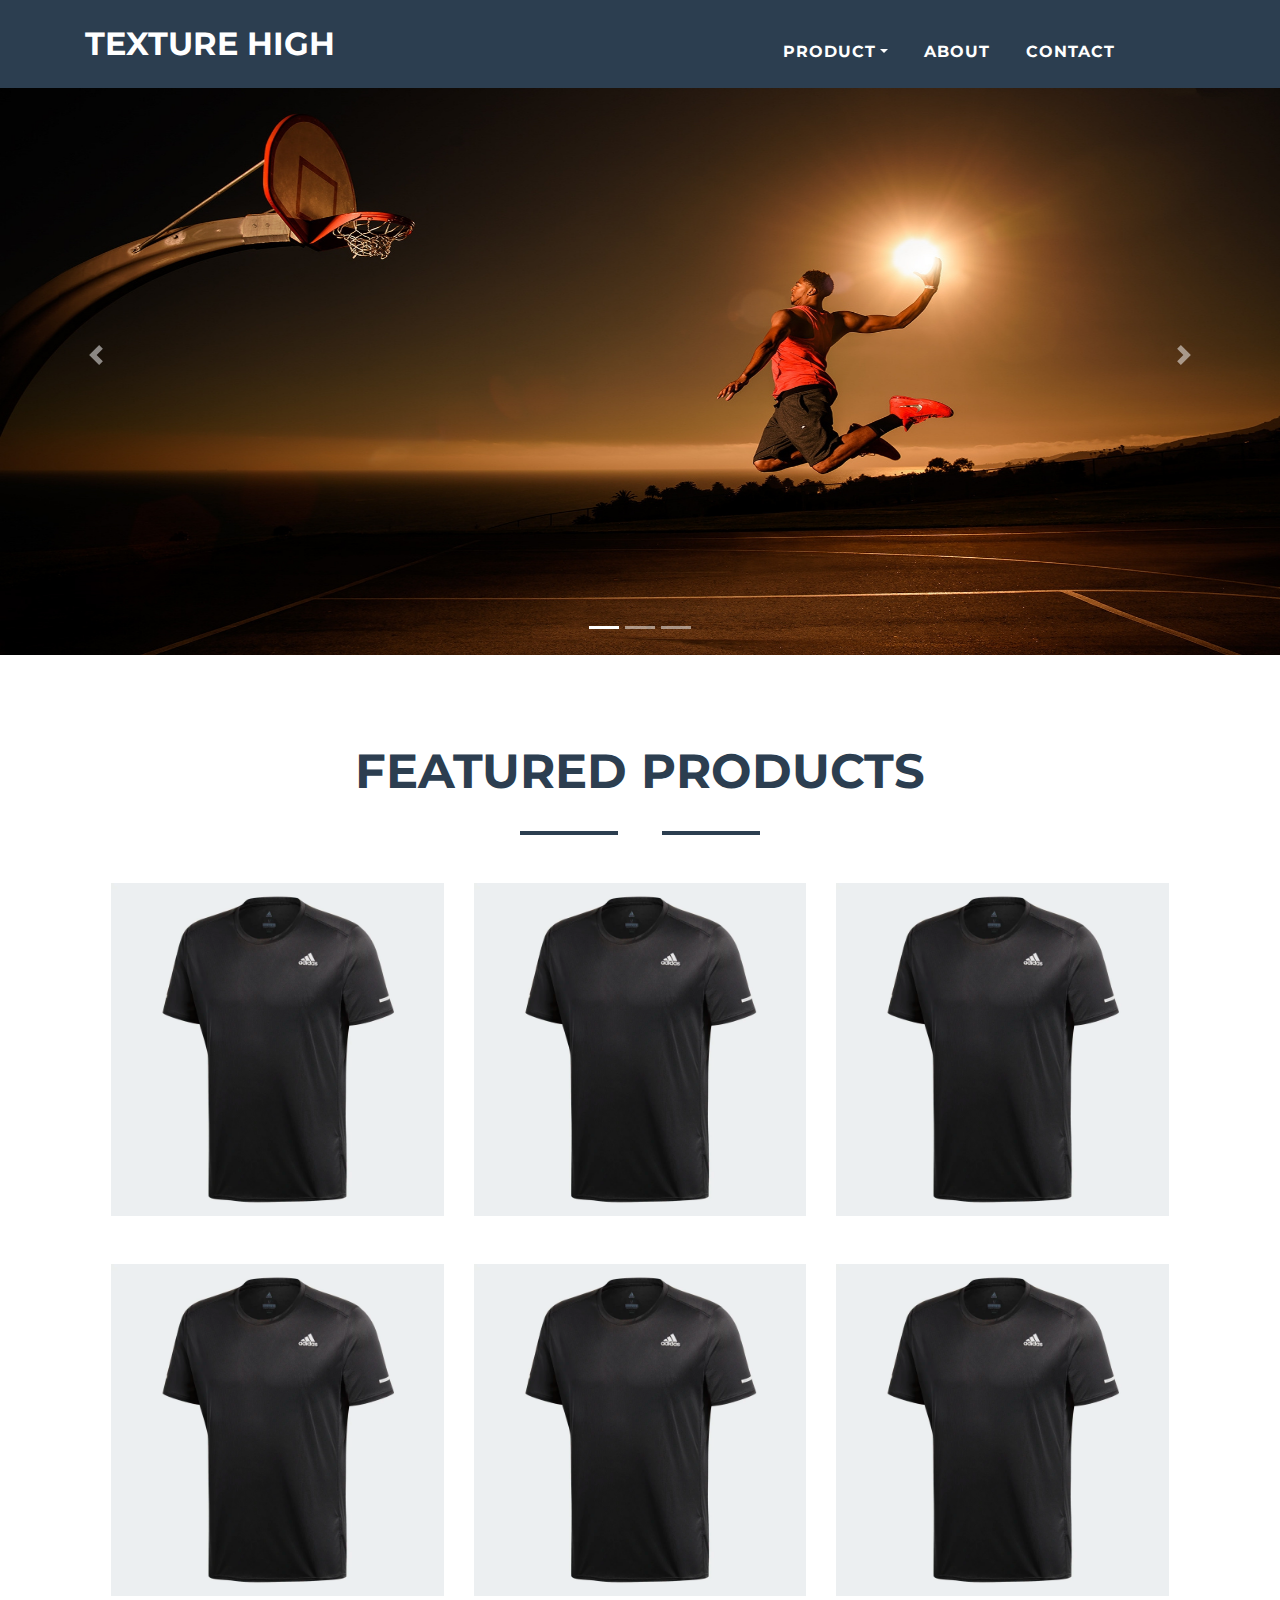
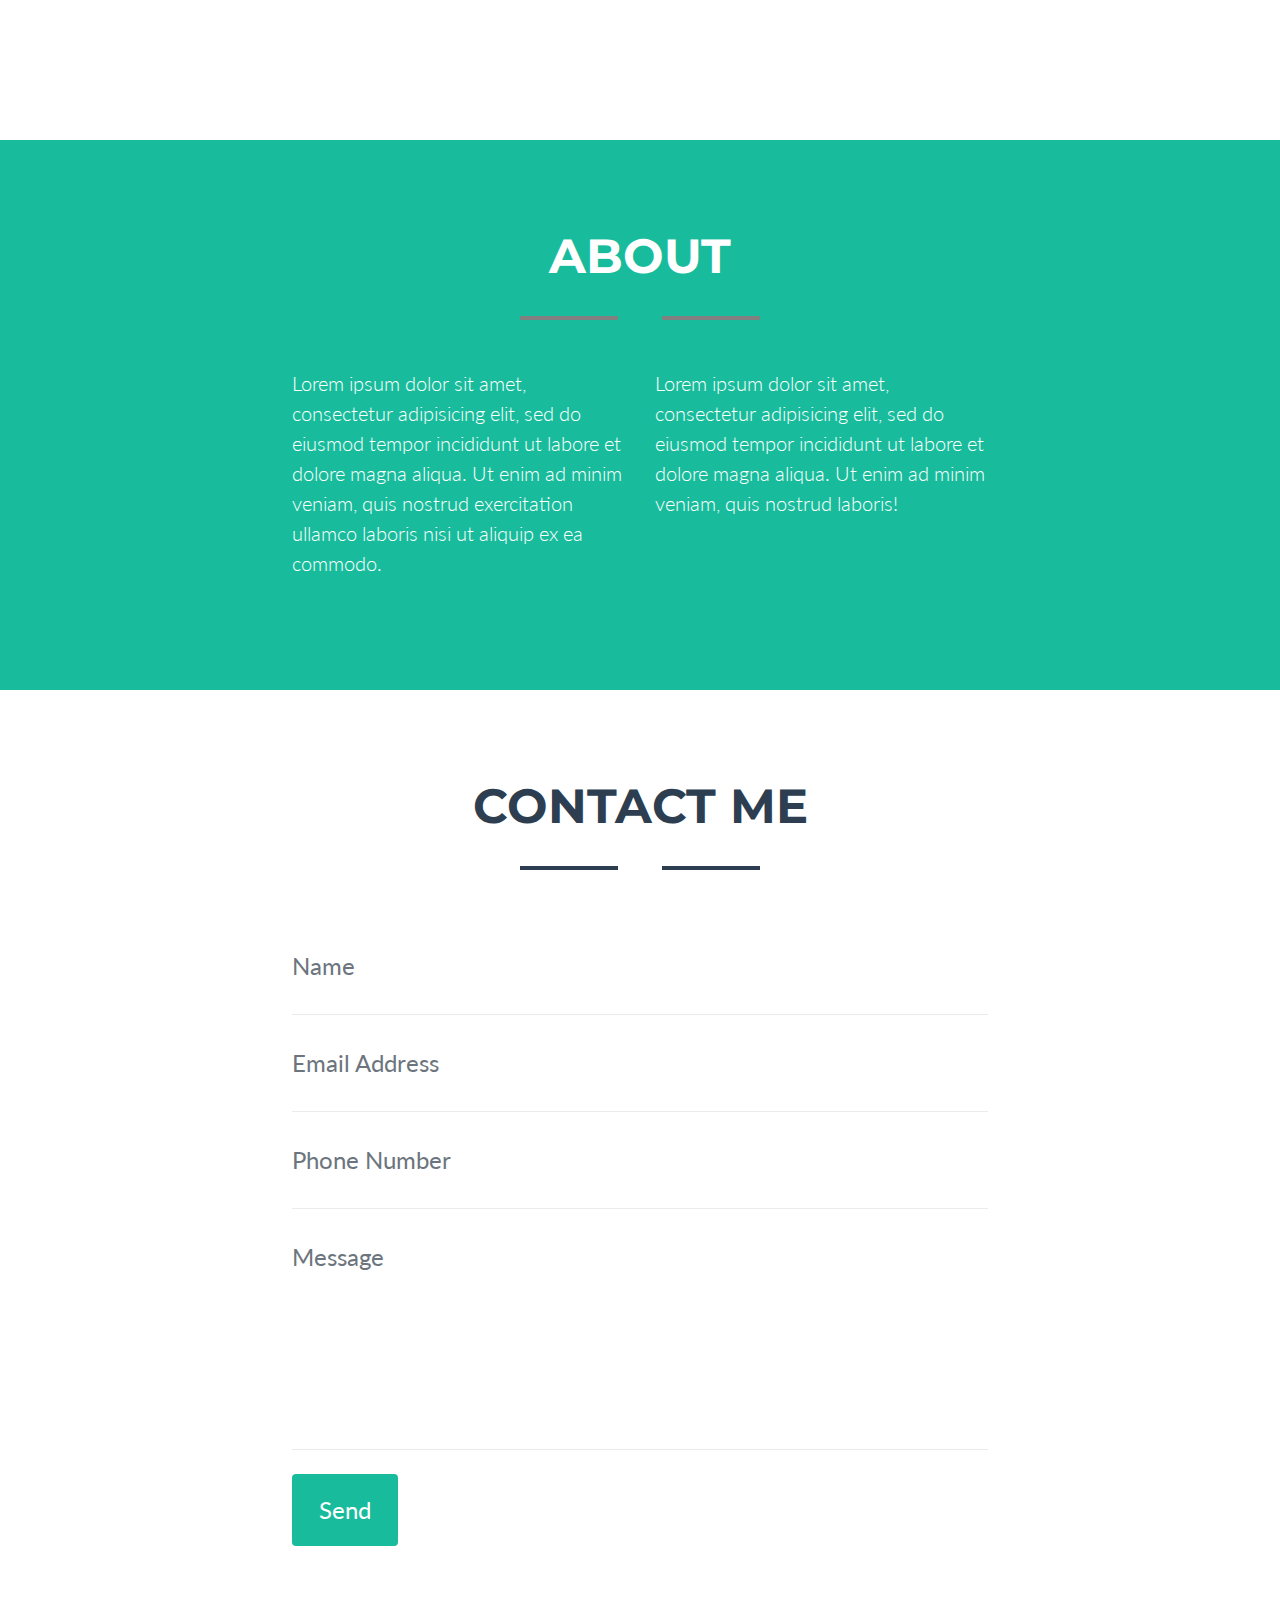
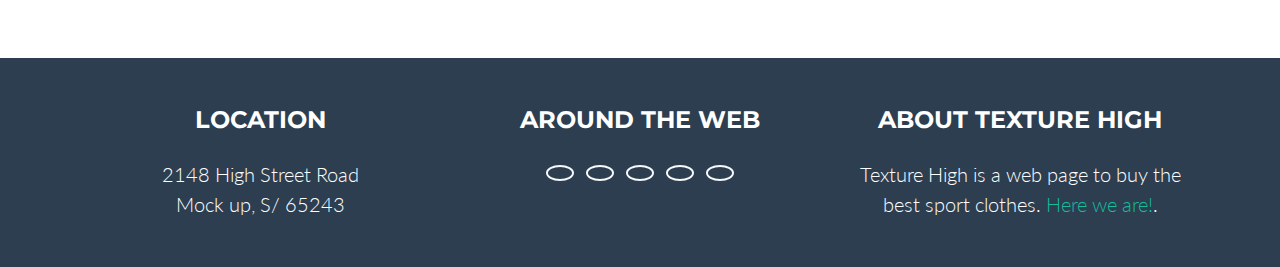
<file: index.html>
<!DOCTYPE html>
<html>
<head>
	<title>Texture High</title>
	<meta charset="utf-8">
    <meta name="viewport" content="width=device-width, initial-scale=1">
    <link rel="stylesheet" href="https://maxcdn.bootstrapcdn.com/bootstrap/4.1.3/css/bootstrap.min.css">
    <link rel="stylesheet" type="text/css" href="style.css">
    <link href="https://fonts.googleapis.com/css?family=Montserrat:400,700" rel="stylesheet" type="text/css">
    <link href="https://fonts.googleapis.com/css?family=Lato:400,700,400italic,700italic" rel="stylesheet" type="text/css">
    <link rel="stylesheet" href="https://use.fontawesome.com/releases/v5.4.1/css/all.css" integrity="sha384-5sAR7xN1Nv6T6+dT2mhtzEpVJvfS3NScPQTrOxhwjIuvcA67KV2R5Jz6kr4abQsz" crossorigin="anonymous">
    <script src="https://ajax.googleapis.com/ajax/libs/jquery/3.3.1/jquery.min.js"></script>
    <script src="https://cdnjs.cloudflare.com/ajax/libs/popper.js/1.14.3/umd/popper.min.js"></script>
    <script src="https://maxcdn.bootstrapcdn.com/bootstrap/4.1.3/js/bootstrap.min.js"></script>
    <script src="js.js"></script>
</head>
<body>


	<nav class="navbar navbar-expand-lg bg-secondary fixed-top text-uppercase py-2" id="mainNav">
      <div class="container">
        <a class="navbar-brand js-scroll-trigger" href="index.html">Texture High</a>
        <button class="navbar-toggler navbar-toggler-right text-uppercase text-white btn bg-primary" type="button" data-toggle="collapse" data-target="#navbarResponsive" aria-controls="navbarResponsive" aria-expanded="false" aria-label="Toggle navigation">
          Menu
          <i class="fas fa-bars"></i>
        </button>
        <div class="collapse navbar-collapse" id="navbarResponsive">
          <ul class="navbar-nav ml-auto mt-3">
        	<li class="nav-item dropdown p-0">
        		<a class="nav-link btn dropdown-toggle py-3 px-lg-3" data-toggle="dropdown" aria-haspopup="true" aria-expanded="false" style="text-align: left;">Product</a>
        		<div class="dropdown-menu bg-secondary">
        			<a class="nav-link py-3 px-3" href="categorias.html">Categories</a>
        			<a class="nav-link py-3 px-3" href="subcategorias.html">Subcategories</a>
              		<form class="form-inline my-2 my-lg-0 p-3">
                		<div class="input-group input-group-sm">
                  			<input type="text" class="form-control" aria-label="Small" aria-describedby="inputGroup-sizing-sm" placeholder="Search..." id="navInput">
                  			<div class="input-group-append">
                    			<button type="button" class="btn btn-secondary btn-number">
                      				<i class="fa fa-search"></i>
                    			</button>
                  			</div>
                		</div>
              		</form>
              		<hr class="bg-primary">
              		<a class="nav-link py-3 px-3 rounded js-scroll-trigger" href="#productos">Featured Products</a>
            	</div>
            </li>
            <li class="nav-item mx-0 mx-lg-1">
              <a class="nav-link py-3 px-0 px-lg-3 rounded js-scroll-trigger" href="#about">About</a>
            </li>
            <li class="nav-item mx-0 mx-lg-1btn">
              <a class="nav-link py-3 px-0 px-lg-3 rounded js-scroll-trigger" href="#contact">Contact</a>
            </li>
            <li class="nav-item mx-0 mx-lg-1btn">
              <a class="nav-link py-3 px-0 px-lg-3" data-toggle="modal" data-target="#comprar"><i class="fas fa-shopping-cart"></i></a>
            </li>
            <li class="nav-item mx-0 mx-lg-1btn">
              <a class="nav-link py-3 px-0 px-lg-3" href="register.html"><i class="fas fa-user"></i></a>
            </li>
          </ul>
        </div>
      </div>
    </nav>

    <div class="modal" id="comprar">
	  <div class="modal-dialog">
	    <div class="modal-content">
	      <div class="modal-header border-0 pb-0">
	        <h4 class="modal-title text-secondary">Your Products</h4>
	        <button type="button" class="close" data-dismiss="modal">&times;</button>
	      </div>
	      <div class="modal-body pb-0">
	          <div class="container mb-4 text-secondary">
			      <div class="row">
			          <div class="col-12">
			              <div class="table-responsive">
			                  <table class="table table-striped">
			                      <thead>
			                          <tr>
			                              <th scope="col" class="pr-0">Product</th>
			                              <th scope="col" class="text-center">Price</th>
			                              <th> </th>
			                          </tr>
			                      </thead>
			                      <tbody>
			                          <tr>
			                              <td class="pr-0"><img style="width: 9em;" src="img/camiseta2.jpg"/> </td>
			                              <td class="text-center">4,55 €</td>
			                              <td class="text-right"><button class="btn btn-sm btn-danger"><i class="fa fa-trash"></i> </button> </td>
			                          </tr>
			                          <tr>
			                              <td class="pr-0"><img style="width: 9em" src="img/camiseta2.jpg" /> </td>
			                              <td class="text-center">33,90 €</td>
			                              <td class="text-right"><button class="btn btn-sm btn-danger"><i class="fa fa-trash"></i> </button> </td>
			                          </tr>
			                          <tr>
			                              <td ><img style="width: 9em" src="img/camiseta2.jpg" /> </td>
			                              <td class="text-center">20,00 €</td>
			                              <td class="text-right"><button class="btn btn-sm btn-danger"><i class="fa fa-trash"></i> </button> </td>
			                          </tr>
			                      </tbody>
			                  </table>
			              </div>
			          </div>
			      </div>
			  </div>
	      </div>
	      <div class="modal-footer pt-0">
	        <button type="button" class="btn btn-secondary" data-dismiss="modal">Close</button>
          	<a href="shopping.html" class="btn btn-primary btn-block">Go to the cart</a>
	      </div>
	    </div>
	  </div>
	</div>

	<div id="demo" class="carousel slide" data-ride="carousel">
	  <ul class="carousel-indicators">
	    <li data-target="#demo" data-slide-to="0" class="active"></li>
	    <li data-target="#demo" data-slide-to="1"></li>
	    <li data-target="#demo" data-slide-to="2"></li>
	  </ul>
	  <div class="carousel-inner" id="carousel">
	    <div class="carousel-item active">
	      <img src="img/basket.jpg" width="100%" height="600">
	    </div>
	    <div class="carousel-item">
	      <img src="img/run.jpg" width="100%" height="600">
	    </div>
	    <div class="carousel-item">
	      <img src="img/girls.jpg" width="100%" height="600">
	    </div>
	  </div>
	  
	  <a class="carousel-control-prev" href="#demo" data-slide="prev">
	    <span class="carousel-control-prev-icon"></span>
	  </a>
	  <a class="carousel-control-next" href="#demo" data-slide="next">
	    <span class="carousel-control-next-icon"></span>
	  </a>
	</div>

	<section class="portfolio" id="productos">
      <div class="container">
        <h2 class="text-center text-uppercase text-secondary">Featured products</h2>
        <hr class="star-dark mb-5 text-secondary">
        <div class="row">
          <div class="col-md-6 col-lg-4">
            <a class="portfolio-item d-block mx-auto mb-5" href="producto.html">
              <div class="portfolio-item-caption d-flex position-absolute h-100 w-100">
                <div class="portfolio-item-caption-content my-auto w-100 text-center text-white">
                  <i class="fas fa-search-plus fa-3x"></i>
                </div>
              </div>
              <img class="img-fluid" src="img/camiseta2.jpg">
            </a>
          </div>
          <div class="col-md-6 col-lg-4">
            <a class="portfolio-item d-block mx-auto mb-5" href="producto.html">
              <div class="portfolio-item-caption d-flex position-absolute h-100 w-100">
                <div class="portfolio-item-caption-content my-auto w-100 text-center text-white">
                  <i class="fas fa-search-plus fa-3x"></i>
                </div>
              </div>
              <img class="img-fluid" src="img/camiseta2.jpg">
            </a>
          </div>
          <div class="col-md-6 col-lg-4">
            <a class="portfolio-item d-block mx-auto mb-5" href="producto.html">
              <div class="portfolio-item-caption d-flex position-absolute h-100 w-100">
                <div class="portfolio-item-caption-content my-auto w-100 text-center text-white">
                  <i class="fas fa-search-plus fa-3x"></i>
                </div>
              </div>
              <img class="img-fluid" src="img/camiseta2.jpg">
            </a>
          </div>
          <div class="col-md-6 col-lg-4">
            <a class="portfolio-item d-block mx-auto mb-5" href="producto.html">
              <div class="portfolio-item-caption d-flex position-absolute h-100 w-100">
                <div class="portfolio-item-caption-content my-auto w-100 text-center text-white">
                  <i class="fas fa-search-plus fa-3x"></i>
                </div>
              </div>
              <img class="img-fluid" src="img/camiseta2.jpg">
            </a>
          </div>
          <div class="col-md-6 col-lg-4">
            <a class="portfolio-item d-block mx-auto mb-5" href="producto.html">
              <div class="portfolio-item-caption d-flex position-absolute h-100 w-100">
                <div class="portfolio-item-caption-content my-auto w-100 text-center text-white">
                  <i class="fas fa-search-plus fa-3x"></i>
                </div>
              </div>
              <img class="img-fluid" src="img/camiseta2.jpg">
            </a>
          </div>
          <div class="col-md-6 col-lg-4">
            <a class="portfolio-item d-block mx-auto mb-5" href="producto.html">
              <div class="portfolio-item-caption d-flex position-absolute h-100 w-100">
                <div class="portfolio-item-caption-content my-auto w-100 text-center text-white">
                  <i class="fas fa-search-plus fa-3x"></i>
                </div>
              </div>
              <img class="img-fluid" src="img/camiseta2.jpg">
            </a>
          </div>
        </div>
      </div>
    </section>

    <section class="bg-primary text-white" id="about">
      <div class="container">
        <h2 class="text-center text-uppercase">About</h2>
        <hr class="star-light mb-5">
        <div class="row">
          <div class="col-lg-4 ml-auto">
            <p class="lead">Lorem ipsum dolor sit amet, consectetur adipisicing elit, sed do eiusmod
            tempor incididunt ut labore et dolore magna aliqua. Ut enim ad minim veniam,
            quis nostrud exercitation ullamco laboris nisi ut aliquip ex ea commodo.</p>
          </div>
          <div class="col-lg-4 mr-auto">
            <p class="lead">Lorem ipsum dolor sit amet, consectetur adipisicing elit, sed do eiusmod
            tempor incididunt ut labore et dolore magna aliqua. Ut enim ad minim veniam,
            quis nostrud laboris!</p>
          </div>
        </div>
      </div>
    </section>

    <section id="contact">
      <div class="container">
        <h2 class="text-center text-uppercase text-secondary">Contact Me</h2>
        <hr class="star-dark mb-5 text-secondary">
        <div class="row">
          <div class="col-lg-8 mx-auto">
            <form name="sentMessage" action="dummy.php" method="GET">
              <div class="control-group">
                <div class="form-group floating-label-form-group controls mb-0 pb-2">
                  <label>Name</label>
                  <input class="form-control" id="name" type="text" placeholder="Name" maxlength="30" required>
                  <p class="help-block text-danger"></p>
                </div>
              </div>
              <div class="control-group">
                <div class="form-group floating-label-form-group controls mb-0 pb-2">
                  <label>Email Address</label>
                  <input class="form-control" id="email" type="email" placeholder="Email Address" pattern="^[a-z0-9._%+-]+@[a-z0-9.-]+\.[a-z]{2,4}$" required>
                  <p class="help-block text-danger"></p>
                </div>
              </div>
              <div class="control-group">
                <div class="form-group floating-label-form-group controls mb-0 pb-2">
                  <label>Phone Number</label>
                  <input class="form-control" id="phone" type="tel" placeholder="Phone Number" pattern="[0-9]{9}" required>
                  <p class="help-block text-danger"></p>
                </div>
              </div>
              <div class="control-group">
                <div class="form-group floating-label-form-group controls mb-0 pb-2">
                  <label>Message</label>
                  <textarea class="form-control" rows="5" placeholder="Message" required></textarea>
                  <p class="help-block text-danger"></p>
                </div>
              </div>
              <br>
              <div class="form-group">
                <button type="submit" class="btn btn-primary py-3" style="font-size: 1.5em; padding: 25px;">Send</button>
              </div>
            </form>
          </div>
        </div>
      </div>
    </section>

	<footer class="footer text-center bg-secondary text-white py-5">
      <div class="container">
        <div class="row">
          <div class="col-md-4 mb-5 mb-lg-0">
            <h4 class="text-uppercase mb-4">Location</h4>
            <p class="lead mb-0">2148 High Street Road
              <br>Mock up, S/ 65243</p>
          </div>
          <div class="col-md-4 mb-5 mb-lg-0">
            <h4 class="text-uppercase mb-4">Around the Web</h4>
            <ul class="list-inline mb-0">
              <li class="list-inline-item">
                <a class="btn btn-outline-light btn-social text-center rounded-circle" href="#">
                  <i class="fab fa-fw fa-facebook-f"></i>
                </a>
              </li>
              <li class="list-inline-item">
                <a class="btn btn-outline-light btn-social text-center rounded-circle" href="#">
                  <i class="fab fa-fw fa-google-plus-g"></i>
                </a>
              </li>
              <li class="list-inline-item">
                <a class="btn btn-outline-light btn-social text-center rounded-circle" href="#">
                  <i class="fab fa-fw fa-twitter"></i>
                </a>
              </li>
              <li class="list-inline-item">
                <a class="btn btn-outline-light btn-social text-center rounded-circle" href="#">
                  <i class="fab fa-fw fa-linkedin-in"></i>
                </a>
              </li>
              <li class="list-inline-item">
                <a class="btn btn-outline-light btn-social text-center rounded-circle" href="#">
                  <i class="fab fa-fw fa-dribbble"></i>
                </a>
              </li>
            </ul>
          </div>
          <div class="col-md-4">
            <h4 class="text-uppercase mb-4">About Texture High</h4>
            <p class="lead mb-0">Texture High is a web page to buy the best sport clothes.
              <a href="#">Here we are!</a>.</p>
          </div>
        </div>
      </div>
    </footer>
</body>
</html>
</file>
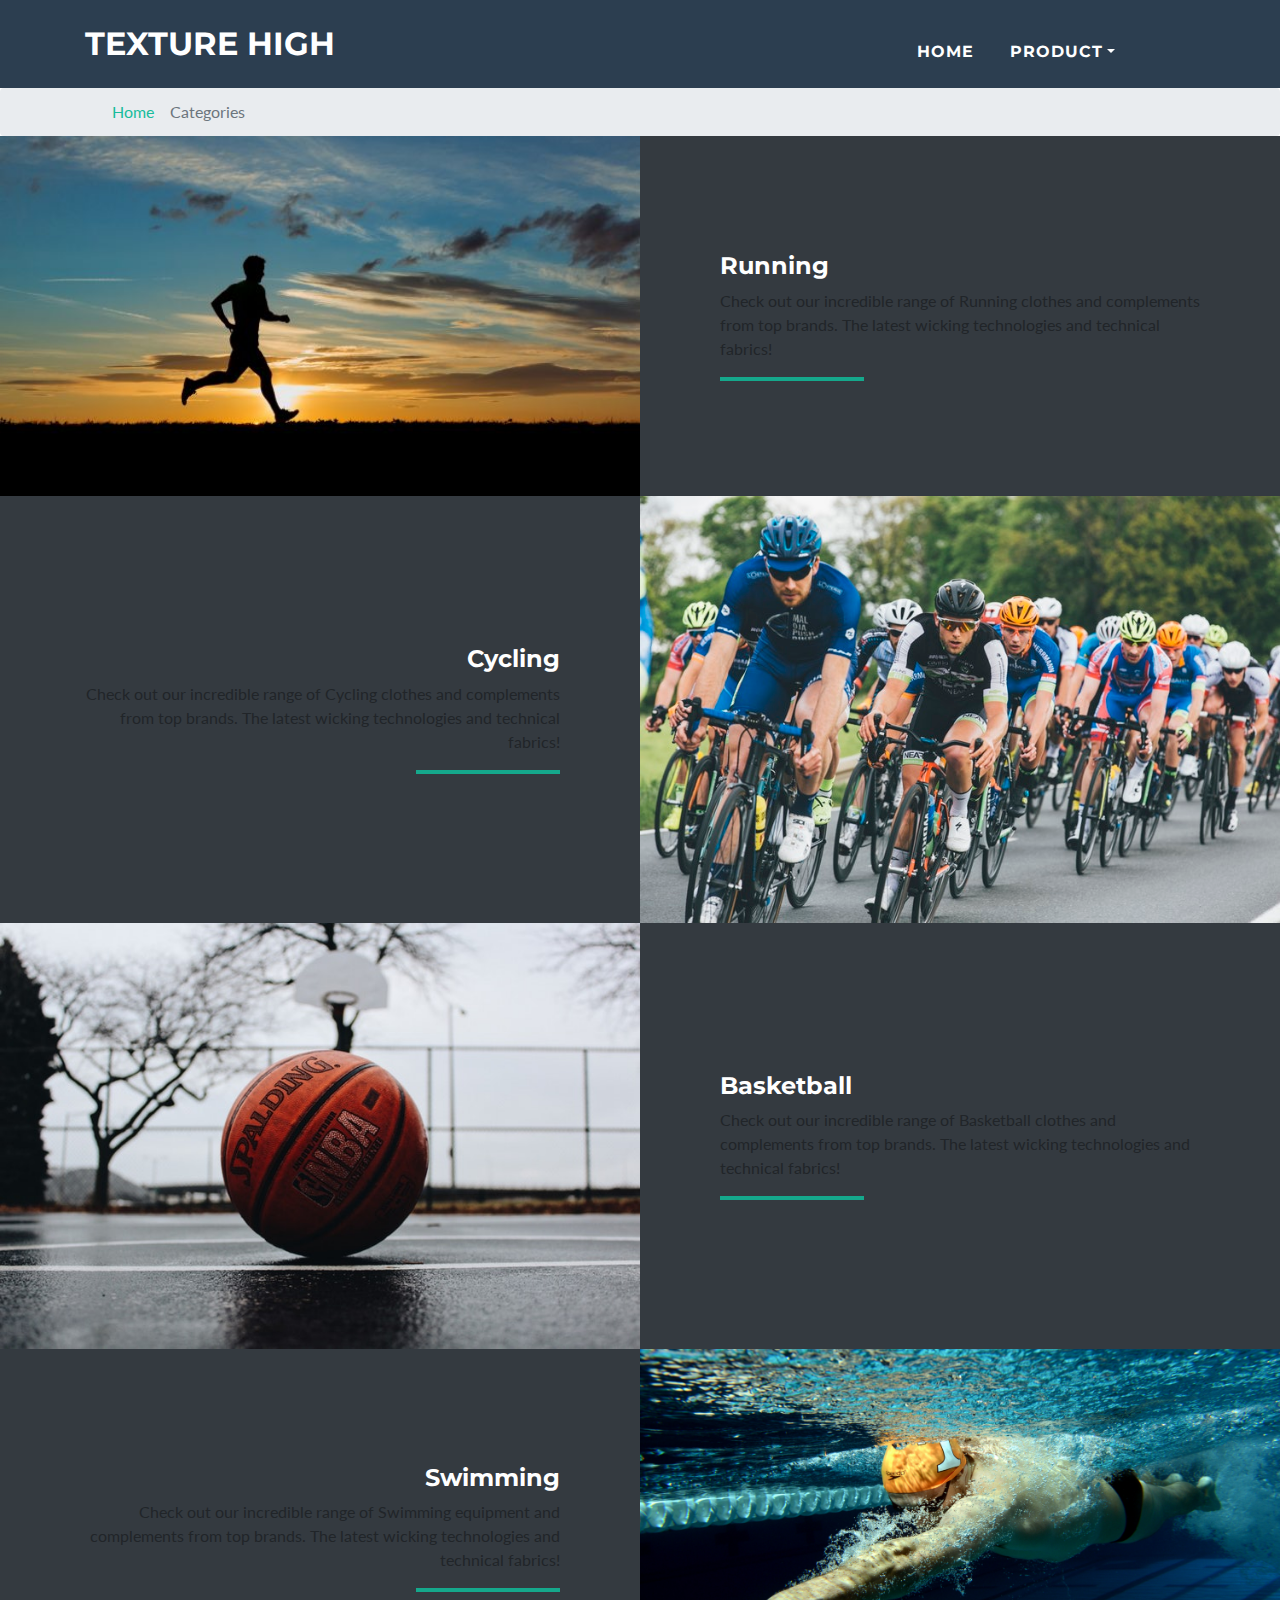
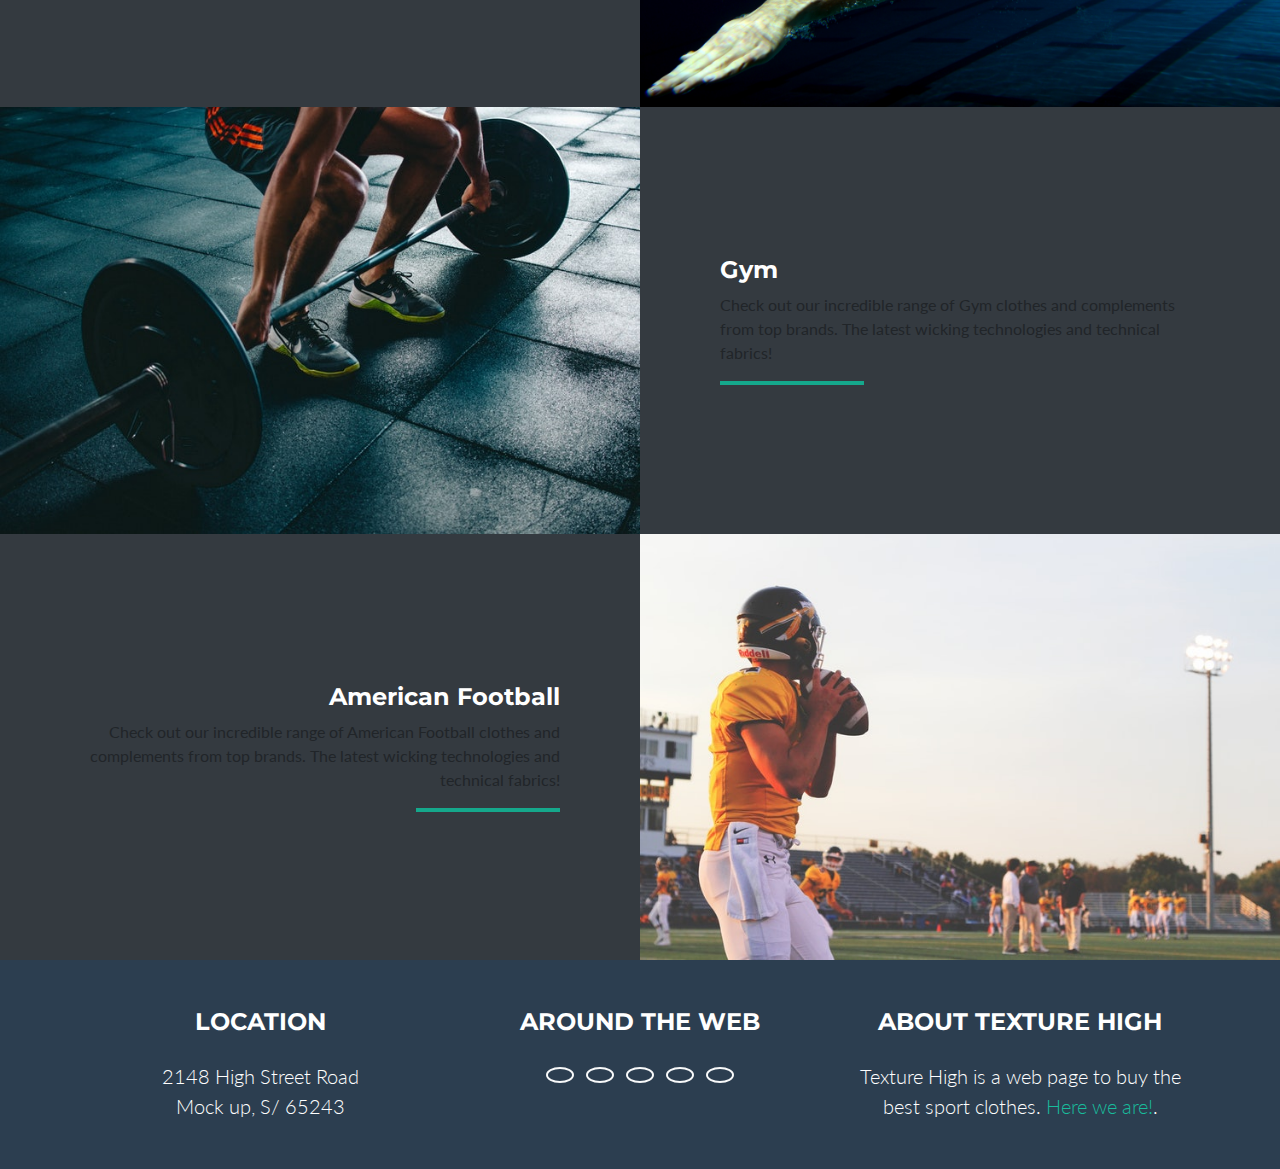
<file: categorias.html>
<!DOCTYPE html>
<html>
<head>
	<title>Texture High</title>
	<meta charset="utf-8">
    <meta name="viewport" content="width=device-width, initial-scale=1">
    <link rel="stylesheet" href="https://maxcdn.bootstrapcdn.com/bootstrap/4.1.3/css/bootstrap.min.css">
    <link rel="stylesheet" type="text/css" href="style.css">
    <link href="https://fonts.googleapis.com/css?family=Montserrat:400,700" rel="stylesheet" type="text/css">
    <link href="https://fonts.googleapis.com/css?family=Lato:400,700,400italic,700italic" rel="stylesheet" type="text/css">
    <link rel="stylesheet" href="https://use.fontawesome.com/releases/v5.4.1/css/all.css" integrity="sha384-5sAR7xN1Nv6T6+dT2mhtzEpVJvfS3NScPQTrOxhwjIuvcA67KV2R5Jz6kr4abQsz" crossorigin="anonymous">
    <script src="https://ajax.googleapis.com/ajax/libs/jquery/3.3.1/jquery.min.js"></script>
    <script src="https://cdnjs.cloudflare.com/ajax/libs/popper.js/1.14.3/umd/popper.min.js"></script>
    <script src="https://maxcdn.bootstrapcdn.com/bootstrap/4.1.3/js/bootstrap.min.js"></script>
</head>
<body>

	<nav class="navbar navbar-expand-lg bg-secondary text-uppercase py-2" id="mainNav">
      <div class="container">
        <a class="navbar-brand js-scroll-trigger" href="index.html">Texture High</a>
        <button class="navbar-toggler navbar-toggler-right text-uppercase text-white btn bg-primary" type="button" data-toggle="collapse" data-target="#navbarResponsive" aria-controls="navbarResponsive" aria-expanded="false" aria-label="Toggle navigation">
          Menu
          <i class="fas fa-bars"></i>
        </button>
        <div class="collapse navbar-collapse" id="navbarResponsive">
          <ul class="navbar-nav ml-auto mt-3">
            <li class="nav-item mx-0 mx-lg-1">
              <a class="nav-link py-3 px-0 px-lg-3" href="index.html">Home</a>
            </li>
        	 <li class="nav-item dropdown p-0">
        		<a class="nav-link btn dropdown-toggle py-3 px-0 px-lg-3" id="drop" data-toggle="dropdown" aria-haspopup="true" aria-expanded="false" style="text-align: left;">Product</a>
        		<div class="dropdown-menu bg-secondary">
        			<a class="nav-link py-3 px-3" href="subcategorias.html">Subcategories</a>
              <form class="form-inline my-2 my-lg-0 p-3">
                <div class="input-group input-group-sm">
                  <input type="text" class="form-control" aria-label="Small" aria-describedby="inputGroup-sizing-sm" placeholder="Search..." id="navInput">
                  <div class="input-group-append">
                    <button type="button" class="btn btn-secondary btn-number">
                      <i class="fa fa-search"></i>
                    </button>
                  </div>
                </div>
              </form>
            </li>
            <li class="nav-item mx-0 mx-lg-1btn">
              <a class="nav-link py-3 px-0 px-lg-3" data-toggle="modal" data-target="#comprar"><i class="fas fa-shopping-cart"></i></a>
            </li>
            <li class="nav-item mx-0 mx-lg-1btn">
              <a class="nav-link py-3 px-0 px-lg-3" href="register.html"><i class="fas fa-user"></i></a>
            </li>
          </ul>
        </div>
      </div>
  </nav>

  <div class="modal" id="comprar">
    <div class="modal-dialog">
      <div class="modal-content">
        <div class="modal-header border-0 pb-0">
          <h4 class="modal-title text-secondary">Your Products</h4>
          <button type="button" class="close" data-dismiss="modal">&times;</button>
        </div>
        <div class="modal-body pb-0">
            <div class="container mb-4 text-secondary">
            <div class="row">
                <div class="col-12">
                    <div class="table-responsive">
                        <table class="table table-striped">
                            <thead>
                                <tr>
                                    <th scope="col" class="pr-0">Product</th>
                                    <th scope="col" class="text-center">Price</th>
                                    <th> </th>
                                </tr>
                            </thead>
                            <tbody>
                                <tr>
                                    <td class="pr-0"><img style="width: 9em;" src="img/camiseta2.jpg"/> </td>
                                    <td class="text-center">4,55 €</td>
                                    <td class="text-right"><button class="btn btn-sm btn-danger"><i class="fa fa-trash"></i> </button> </td>
                                </tr>
                                <tr>
                                    <td class="pr-0"><img style="width: 9em" src="img/camiseta2.jpg" /> </td>
                                    <td class="text-center">33,90 €</td>
                                    <td class="text-right"><button class="btn btn-sm btn-danger"><i class="fa fa-trash"></i> </button> </td>
                                </tr>
                                <tr>
                                    <td ><img style="width: 9em" src="img/camiseta2.jpg" /> </td>
                                    <td class="text-center">20,00 €</td>
                                    <td class="text-right"><button class="btn btn-sm btn-danger"><i class="fa fa-trash"></i> </button> </td>
                                </tr>
                            </tbody>
                        </table>
                    </div>
                </div>
            </div>
        </div>
        </div>
        <div class="modal-footer pt-0">
          <button type="button" class="btn btn-secondary" data-dismiss="modal">Close</button>
            <a href="shopping.html" class="btn btn-primary btn-block">Go to the cart</a>
        </div>
      </div>
    </div>
  </div>
  
  <nav aria-label="breadcrumb">
      <ol class="breadcrumb mb-0">
        <li class="ml-lg-5 pl-lg-5"><a href="index.html">Home</a><i class="fa fa-angle-double-right mx-2" aria-hidden="true"></i></li>
        <li class="breadcrumb-item active">Categories</li>
      </ol>
  </nav>

	<div class="row justify-content-center no-gutters">
    <div class="col-lg-6">
      <a href="subcategorias.html">
        <img class="img-fluid" width="100%" src="img/running.jpg">
      </a>
    </div>
    <div class="col-lg-6">
      <div class="bg-dark text-center h-100 project">
        <div class="d-flex h-100">
          <div class="project-text w-100 my-auto text-center text-lg-left">
            <h4 class="text-white"><a href="subcategorias.html" id="hov">Running</a></h4>
            <p class="mb-0 text-white-50">Check out our incredible range of Running clothes and complements from top brands. The latest wicking technologies and technical fabrics!</p>
            <hr class="d-none d-lg-block mb-0 ml-0 bg-primary">
          </div>
        </div>
      </div>
    </div>
  </div>
  <div class="row justify-content-center no-gutters">
    <div class="col-lg-6">
      <a href="#">
        <img class="img-fluid" width="100%" src="img/ciclismo.jpg">
      </a>
    </div>
    <div class="col-lg-6 order-lg-first">
      <div class="bg-dark text-center h-100 project">
        <div class="d-flex h-100">
          <div class="project-text w-100 my-auto text-center text-lg-right">
            <h4 class="text-white"><a href="#" id="hov">Cycling</a></h4>
            <p class="mb-0 text-white-50">Check out our incredible range of Cycling clothes and complements from top brands. The latest wicking technologies and technical fabrics!</p>
            <hr class="d-none d-lg-block mb-0 mr-0 bg-primary">
          </div>
        </div>
      </div>
    </div>
  </div>
  <div class="row justify-content-center no-gutters">
    <div class="col-lg-6">
      <a href="#">
        <img class="img-fluid" width="100%" src="img/basket2.jpg">
      </a>
    </div>
    <div class="col-lg-6">
      <div class="bg-dark text-center h-100 project">
        <div class="d-flex h-100">
          <div class="project-text w-100 my-auto text-center text-lg-left">
            <h4 class="text-white"><a href="#" id="hov">Basketball</a></h4>
            <p class="mb-0 text-white-50">Check out our incredible range of Basketball clothes and complements from top brands. The latest wicking technologies and technical fabrics!</p>
            <hr class="d-none d-lg-block mb-0 ml-0 bg-primary">
          </div>
        </div>
      </div>
    </div>
  </div>
  <div class="row justify-content-center no-gutters">
    <div class="col-lg-6">
      <a href="#">
        <img class="img-fluid" width="100%" src="img/swim.jpg">
      </a>
    </div>
    <div class="col-lg-6 order-lg-first">
      <div class="bg-dark text-center h-100 project">
        <div class="d-flex h-100">
          <div class="project-text w-100 my-auto text-center text-lg-right">
            <h4 class="text-white"><a href="#" id="hov">Swimming</a></h4>
            <p class="mb-0 text-white-50">Check out our incredible range of Swimming equipment and complements from top brands. The latest wicking technologies and technical fabrics!</p>
            <hr class="d-none d-lg-block mb-0 mr-0 bg-primary">
          </div>
        </div>
      </div>
    </div>
  </div>
    <div class="row justify-content-center no-gutters">
    <div class="col-lg-6">
      <a href="#">
        <img class="img-fluid" width="100%" src="img/gym.jpg">
      </a>
    </div>
    <div class="col-lg-6">
      <div class="bg-dark text-center h-100 project">
        <div class="d-flex h-100">
          <div class="project-text w-100 my-auto text-center text-lg-left">
            <h4 class="text-white"><a href="#" id="hov">Gym</a></h4>
            <p class="mb-0 text-white-50">Check out our incredible range of Gym clothes and complements from top brands. The latest wicking technologies and technical fabrics!</p>
            <hr class="d-none d-lg-block mb-0 ml-0 bg-primary">
          </div>
        </div>
      </div>
    </div>
  </div>
  <div class="row justify-content-center no-gutters">
    <div class="col-lg-6">
      <a href="#">
        <img class="img-fluid" width="100%" src="img/american.jpg">
      </a>
    </div>
    <div class="col-lg-6 order-lg-first">
      <div class="bg-dark text-center h-100 project">
        <div class="d-flex h-100">
          <div class="project-text w-100 my-auto text-center text-lg-right">
            <h4 class="text-white"><a href="#" id="hov">American Football</a></h4>
            <p class="mb-0 text-white-50">Check out our incredible range of American Football clothes and complements from top brands. The latest wicking technologies and technical fabrics!</p>
            <hr class="d-none d-lg-block mb-0 mr-0 bg-primary">
          </div>
        </div>
      </div>
    </div>
  </div>

	<footer class="footer text-center bg-secondary text-white py-5">
      <div class="container">
        <div class="row">
          <div class="col-md-4 mb-5 mb-lg-0">
            <h4 class="text-uppercase mb-4">Location</h4>
            <p class="lead mb-0">2148 High Street Road
              <br>Mock up, S/ 65243</p>
          </div>
          <div class="col-md-4 mb-5 mb-lg-0">
            <h4 class="text-uppercase mb-4">Around the Web</h4>
            <ul class="list-inline mb-0">
              <li class="list-inline-item">
                <a class="btn btn-outline-light btn-social text-center rounded-circle" href="#">
                  <i class="fab fa-fw fa-facebook-f"></i>
                </a>
              </li>
              <li class="list-inline-item">
                <a class="btn btn-outline-light btn-social text-center rounded-circle" href="#">
                  <i class="fab fa-fw fa-google-plus-g"></i>
                </a>
              </li>
              <li class="list-inline-item">
                <a class="btn btn-outline-light btn-social text-center rounded-circle" href="#">
                  <i class="fab fa-fw fa-twitter"></i>
                </a>
              </li>
              <li class="list-inline-item">
                <a class="btn btn-outline-light btn-social text-center rounded-circle" href="#">
                  <i class="fab fa-fw fa-linkedin-in"></i>
                </a>
              </li>
              <li class="list-inline-item">
                <a class="btn btn-outline-light btn-social text-center rounded-circle" href="#">
                  <i class="fab fa-fw fa-dribbble"></i>
                </a>
              </li>
            </ul>
          </div>
          <div class="col-md-4">
            <h4 class="text-uppercase mb-4">About Texture High</h4>
            <p class="lead mb-0">Texture High is a web page to buy the best sport clothes.
              <a href="#">Here we are!</a>.</p>
          </div>
        </div>
      </div>
    </footer>
</body>
</html>
</file>
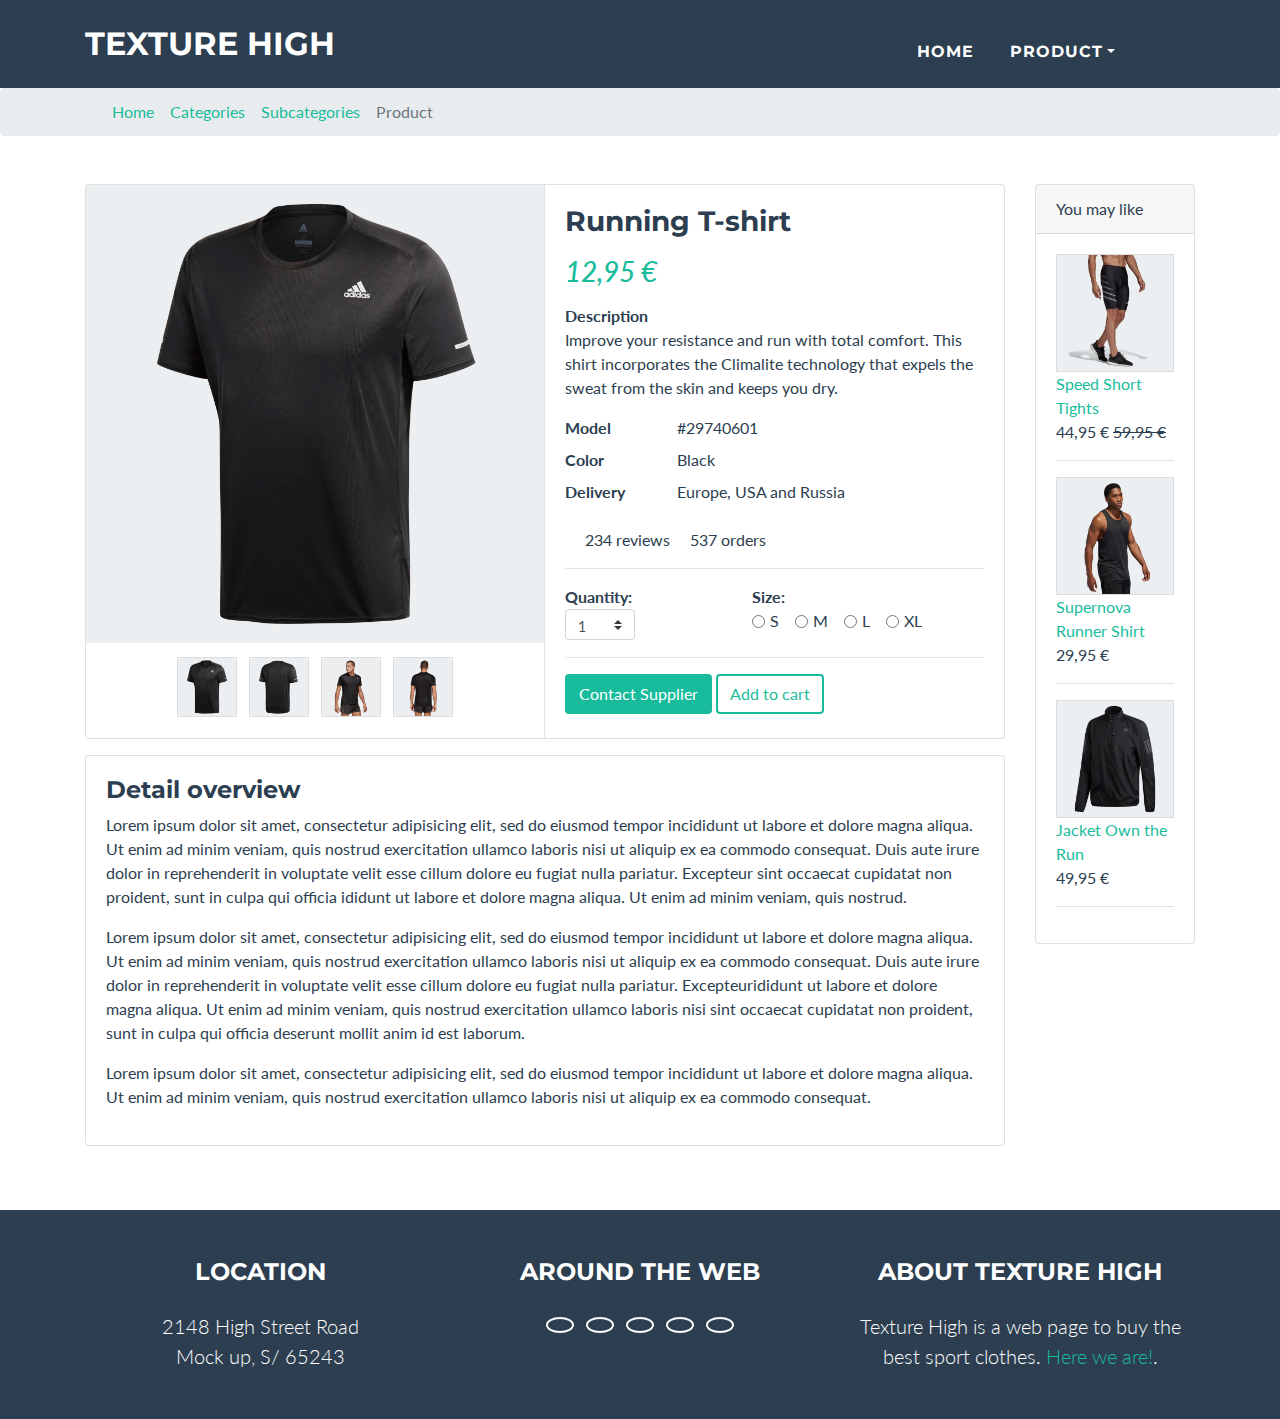
<file: producto.html>
﻿<!DOCTYPE html>
<html>
<head>
	<title>Texture High</title>
	<meta charset="utf-8">
    <meta name="viewport" content="width=device-width, initial-scale=1">
    <link rel="stylesheet" href="https://maxcdn.bootstrapcdn.com/bootstrap/4.1.3/css/bootstrap.min.css">
    <link rel="stylesheet" type="text/css" href="style.css">
    <link href="https://fonts.googleapis.com/css?family=Montserrat:400,700" rel="stylesheet" type="text/css">
    <link href="https://fonts.googleapis.com/css?family=Lato:400,700,400italic,700italic" rel="stylesheet" type="text/css">
    <link rel="stylesheet" href="https://use.fontawesome.com/releases/v5.4.1/css/all.css" integrity="sha384-5sAR7xN1Nv6T6+dT2mhtzEpVJvfS3NScPQTrOxhwjIuvcA67KV2R5Jz6kr4abQsz" crossorigin="anonymous">
    <script src="https://ajax.googleapis.com/ajax/libs/jquery/3.3.1/jquery.min.js"></script>
    <script src="https://cdnjs.cloudflare.com/ajax/libs/popper.js/1.14.3/umd/popper.min.js"></script>
    <script src="https://maxcdn.bootstrapcdn.com/bootstrap/4.1.3/js/bootstrap.min.js"></script>
</head>
<body>
  <nav class="navbar navbar-expand-lg bg-secondary text-uppercase py-2" id="mainNav">
      <div class="container">
        <a class="navbar-brand js-scroll-trigger" href="index.html">Texture High</a>
        <button class="navbar-toggler navbar-toggler-right text-uppercase text-white btn bg-primary" type="button" data-toggle="collapse" data-target="#navbarResponsive" aria-controls="navbarResponsive" aria-expanded="false" aria-label="Toggle navigation">
          Menu
          <i class="fas fa-bars"></i>
        </button>
        <div class="collapse navbar-collapse" id="navbarResponsive">
          <ul class="navbar-nav ml-auto mt-3">
            <li class="nav-item mx-0 mx-lg-1">
              <a class="nav-link py-3 px-0 px-lg-3" href="index.html">Home</a>
            </li>
            <li class="nav-item dropdown p-0">
            <a class="nav-link btn dropdown-toggle py-3 px-0 px-lg-3" id="drop" data-toggle="dropdown" aria-haspopup="true" aria-expanded="false" style="text-align: left;">Product</a>
            <div class="dropdown-menu bg-secondary">
              <a class="nav-link py-3 px-3" href="categorias.html">Categories</a>
              <a class="nav-link py-3 px-3" href="subcategorias.html">Subcategories</a>
              <form class="form-inline my-2 my-lg-0 p-3">
                <div class="input-group input-group-sm">
                  <input type="text" class="form-control" aria-label="Small" aria-describedby="inputGroup-sizing-sm" placeholder="Search..." id="navInput">
                  <div class="input-group-append">
                    <button type="button" class="btn btn-secondary btn-number">
                      <i class="fa fa-search"></i>
                    </button>
                  </div>
                </div>
              </form>
            </div>
            </li>
            <li class="nav-item mx-0 mx-lg-1btn">
              <a class="nav-link py-3 px-0 px-lg-3" data-toggle="modal" data-target="#comprar"><i class="fas fa-shopping-cart"></i></a>
            </li>
            <li class="nav-item mx-0 mx-lg-1btn">
              <a class="nav-link py-3 px-0 px-lg-3" href="register.html"><i class="fas fa-user"></i></a>
            </li>
          </ul>
        </div>
      </div>
  </nav>

  <div class="modal" id="comprar">
    <div class="modal-dialog">
      <div class="modal-content">
        <div class="modal-header border-0 pb-0">
          <h4 class="modal-title text-secondary">Your Products</h4>
          <button type="button" class="close" data-dismiss="modal">&times;</button>
        </div>
        <div class="modal-body pb-0">
            <div class="container mb-4 text-secondary">
            <div class="row">
                <div class="col-12">
                    <div class="table-responsive">
                        <table class="table table-striped">
                            <thead>
                                <tr>
                                    <th scope="col" class="pr-0">Product</th>
                                    <th scope="col" class="text-center">Price</th>
                                    <th> </th>
                                </tr>
                            </thead>
                            <tbody>
                                <tr>
                                    <td class="pr-0"><img style="width: 9em;" src="img/camiseta2.jpg"/> </td>
                                    <td class="text-center">4,55 €</td>
                                    <td class="text-right"><button class="btn btn-sm btn-danger"><i class="fa fa-trash"></i> </button> </td>
                                </tr>
                                <tr>
                                    <td class="pr-0"><img style="width: 9em" src="img/camiseta2.jpg" /> </td>
                                    <td class="text-center">33,90 €</td>
                                    <td class="text-right"><button class="btn btn-sm btn-danger"><i class="fa fa-trash"></i> </button> </td>
                                </tr>
                                <tr>
                                    <td ><img style="width: 9em" src="img/camiseta2.jpg" /> </td>
                                    <td class="text-center">20,00 €</td>
                                    <td class="text-right"><button class="btn btn-sm btn-danger"><i class="fa fa-trash"></i> </button> </td>
                                </tr>
                            </tbody>
                        </table>
                    </div>
                </div>
            </div>
        </div>
        </div>
        <div class="modal-footer pt-0">
          <button type="button" class="btn btn-secondary" data-dismiss="modal">Close</button>
            <a href="shopping.html" class="btn btn-primary btn-block">Go to the cart</a>
        </div>
      </div>
    </div>
  </div>
  
  <nav aria-label="breadcrumb">
      <ol class="breadcrumb mb-0">
        <li class="ml-lg-5 pl-lg-5"><a href="index.html">Home</a><i class="fa fa-angle-double-right mx-2" aria-hidden="true"></i></li>
        <li><a href="categorias.html">Categories</a><i class="fa fa-angle-double-right mx-2" aria-hidden="true"></i></li>
        <li><a href="subcategorias.html">Subcategories</a><i class="fa fa-angle-double-right mx-2" aria-hidden="true"></i></li>
        <li class="breadcrumb-item active">Product</li>
      </ol>
  </nav>

  <div class="modal fade" id="modal" tabindex="-1" role="dialog" aria-hidden="true">
    <div class="modal-dialog" role="document">
      <div class="modal-content">
        <div class="modal-body">
          <img src="img/camiseta2.jpg">
        </div>
        <div class="modal-footer border-0 pt-0">
          <button type="button" class="btn btn-secondary" data-dismiss="modal">Close</button>
          <a href="shopping.html" class="btn btn-primary btn-block">Add to cart</a>
        </div>
      </div>
    </div>
  </div>
  <div class="modal fade" id="modal2" tabindex="-1" role="dialog" aria-hidden="true">
    <div class="modal-dialog" role="document">
      <div class="modal-content">
        <div class="modal-body">
          <img src="img/camiseta3.jpg">
        </div>
        <div class="modal-footer border-0 pt-0">
          <button type="button" class="btn btn-secondary" data-dismiss="modal">Close</button>
          <a href="shopping.html" class="btn btn-primary btn-block">Add to cart</a>
        </div>
      </div>
    </div>
  </div>
  <div class="modal fade" id="modal3" tabindex="-1" role="dialog" aria-hidden="true">
    <div class="modal-dialog" role="document">
      <div class="modal-content">
        <div class="modal-body">
          <img src="img/camiseta4.jpg">
        </div>
        <div class="modal-footer border-0 pt-0">
          <button type="button" class="btn btn-secondary" data-dismiss="modal">Close</button>
          <a href="shopping.html" class="btn btn-primary btn-block">Add to cart</a>
        </div>
      </div>
    </div>
  </div>
  <div class="modal fade" id="modal4" tabindex="-1" role="dialog" aria-hidden="true">
    <div class="modal-dialog" role="document">
      <div class="modal-content">
        <div class="modal-body">
          <img src="img/camiseta5.jpg">
        </div>
        <div class="modal-footer border-0 pt-0">
          <button type="button" class="btn btn-secondary" data-dismiss="modal">Close</button>
          <a href="shopping.html" class="btn btn-primary btn-block">Add to cart</a>
        </div>
      </div>
    </div>
  </div>

  <section class="section-content p-lg-5 text-secondary" id="pad">
    <div class="container">
      <div class="row">
        <div class="col-xl-10 col-md-9 col-sm-12">
          <main class="card">
            <div class="row no-gutters">
              <aside class="col-sm-6 border-right">
                <article class="gallery-wrap"> 
                  <div class="img-big-wrap">
                    <div><img src="img/camiseta2.jpg" data-toggle="modal" data-target="#modal"></div>
                  </div>
                  <div class="img-small-wrap" align="center">
                    <div class="item-gallery"><img src="img/camiseta2.jpg" data-toggle="modal" data-target="#modal"></div>
                    <div class="item-gallery"><img src="img/camiseta3.jpg" data-toggle="modal" data-target="#modal2"></div>
                    <div class="item-gallery"><img src="img/camiseta4.jpg" data-toggle="modal" data-target="#modal3"></div>
                    <div class="item-gallery"><img src="img/camiseta5.jpg" data-toggle="modal" data-target="#modal4"></div>
                  </div>
                </article>
              </aside>
              <aside class="col-sm-6">
                <article class="card-body">
                  <h3 class="title mb-3">Running T-shirt</h3>
                  <div class="mb-3"> 
                    <var class="price h3 text-primary"> 
                      <span class="currency">12,95 €</span>
                    </var> 
                  </div>
                  <dl>
                    <dt>Description</dt>
                    <dd><p>Improve your resistance and run with total comfort. This shirt incorporates the Climalite technology that expels the sweat from the skin and keeps you dry.</p></dd>
                  </dl>
                  <dl class="row">
                    <dt class="col-sm-3">Model</dt>
                    <dd class="col-sm-9">#29740601</dd>

                    <dt class="col-sm-3">Color</dt>
                    <dd class="col-sm-9">Black</dd>

                    <dt class="col-sm-3">Delivery</dt>
                    <dd class="col-sm-9">Europe, USA and Russia </dd>
                  </dl>
                  <div class="rating-wrap">
                    <ul class="rating-stars p-0 m-0">
                      <li> 
                        <i class="fa fa-star"></i> <i class="fa fa-star"></i> 
                        <i class="fa fa-star"></i> <i class="fa fa-star"></i> 
                        <i class="far fa-star mr-3"></i> 
                      </li>
                    </ul>
                    <div class="label-rating mr-3">234 reviews</div>
                    <div class="label-rating">537 orders</div>
                  </div>
                  <hr>
                  <div class="row">
                    <div class="col-sm-5">
                      <dl class="dlist-inline">
                        <dt>Quantity: </dt>
                        <dd> 
                          <select class="custom-select form-control-sm" style="width:70px;">
                            <option> 1 </option>
                            <option> 2 </option>
                            <option> 3 </option>
                          </select>
                        </dd>
                      </dl>
                    </div>
                    <div class="col-sm-7">
                      <dl class="dlist-inline">
                        <dt>Size: </dt>
                        <dd>
                          <label class="form-check form-check-inline">
                            <input class="form-check-input" name="inlineRadioOptions" id="inlineRadio2" value="option2" type="radio">
                            <span class="form-check-label">S</span>
                          </label>
                          <label class="form-check form-check-inline">
                            <input class="form-check-input" name="inlineRadioOptions" id="inlineRadio2" value="option2" type="radio">
                            <span class="form-check-label">M</span>
                          </label>
                          <label class="form-check form-check-inline">
                            <input class="form-check-input" name="inlineRadioOptions" id="inlineRadio2" value="option2" type="radio">
                            <span class="form-check-label">L</span>
                          </label>
                          <label class="form-check form-check-inline">
                            <input class="form-check-input" name="inlineRadioOptions" id="inlineRadio2" value="option2" type="radio">
                            <span class="form-check-label">XL</span>
                          </label>
                        </dd>
                      </dl>
                    </div>
                  </div>
                  <hr class="mt-0">
                  <a href="index.html#contact" class="btn btn-primary mb-1"> <i class="fa fa-envelope"></i> Contact Supplier </a>
                  <a href="shopping.html" class="btn btn-outline-primary mb-1"> Add to cart </a>
                </article>
              </aside>
            </div>
          </main>
          <article class="card mt-3 mb-3">
            <div class="card-body">
              <h4>Detail overview</h4>
              <p> Lorem ipsum dolor sit amet, consectetur adipisicing elit, sed do eiusmod
              tempor incididunt ut labore et dolore magna aliqua. Ut enim ad minim veniam,
              quis nostrud exercitation ullamco laboris nisi ut aliquip ex ea commodo
              consequat. Duis aute irure dolor in reprehenderit in voluptate velit esse
              cillum dolore eu fugiat nulla pariatur. Excepteur sint occaecat cupidatat non
              proident, sunt in culpa qui officia ididunt ut labore et dolore magna aliqua. Ut enim ad minim veniam, quis nostrud.</p>
              <p> Lorem ipsum dolor sit amet, consectetur adipisicing elit, sed do eiusmod
              tempor incididunt ut labore et dolore magna aliqua. Ut enim ad minim veniam,
              quis nostrud exercitation ullamco laboris nisi ut aliquip ex ea commodo
              consequat. Duis aute irure dolor in reprehenderit in voluptate velit esse
              cillum dolore eu fugiat nulla pariatur. Excepteurididunt ut labore et dolore magna aliqua. Ut enim ad minim veniam, quis nostrud exercitation ullamco laboris nisi sint occaecat cupidatat non proident, sunt in culpa qui officia deserunt mollit anim id est laborum.</p>
              <p> Lorem ipsum dolor sit amet, consectetur adipisicing elit, sed do eiusmod
              tempor incididunt ut labore et dolore magna aliqua. Ut enim ad minim veniam,
              quis nostrud exercitation ullamco laboris nisi ut aliquip ex ea commodo
              consequat.</p>
            </div>
          </article>
        </div>
        <aside class="col-xl-2 col-md-3 col-sm-12">
          <div class="card">
            <div class="card-header">
                You may like
            </div>
            <div class="card-body row">
              <div class="col-md-12 col-sm-3">
                <figure class="item border-bottom mb-3">
                  <a href="#" class="img-wrap"> <img src="img/pantalon.jpg" class="img-md"></a>
                  <figcaption class="info-wrap">
                    <a href="#" class="title">Speed Short Tights</a>
                    <div class="price-wrap mb-3">
                      <span class="price-new">44,95 €</span> <del class="price-old">59,95 €</del>
                    </div>
                  </figcaption>
                </figure>
              </div>
              <div class="col-md-12 col-sm-3">
                <figure class="item border-bottom mb-3">
                  <a class="img-wrap"> <img src="img/corta.jpg" class="img-md"></a>
                  <figcaption class="info-wrap">
                    <a href="#" class="title">Supernova Runner Shirt</a>
                    <div class="price-wrap mb-3">
                      <span class="price-new">29,95 €</span>
                    </div>
                  </figcaption>
                </figure>
              </div>
              <div class="col-md-12 col-sm-3">
                <figure class="item border-bottom mb-3">
                  <a href="#" class="img-wrap"> <img src="img/chaqueta.jpg" class="img-md"></a>
                  <figcaption class="info-wrap">
                    <a href="#" class="title">Jacket Own the Run</a>
                    <div class="price-wrap mb-3">
                      <span class="price-new">49,95 €</span>
                    </div>
                  </figcaption>
                </figure>
              </div>
            </div>
          </div>
        </aside>
      </div>
    </div>
  </section>

  <footer class="footer text-center bg-secondary text-white py-5">
      <div class="container">
        <div class="row">
          <div class="col-md-4 mb-5 mb-lg-0">
            <h4 class="text-uppercase mb-4">Location</h4>
            <p class="lead mb-0">2148 High Street Road
              <br>Mock up, S/ 65243</p>
          </div>
          <div class="col-md-4 mb-5 mb-lg-0">
            <h4 class="text-uppercase mb-4">Around the Web</h4>
            <ul class="list-inline mb-0">
              <li class="list-inline-item">
                <a class="btn btn-outline-light btn-social text-center rounded-circle" href="#">
                  <i class="fab fa-fw fa-facebook-f"></i>
                </a>
              </li>
              <li class="list-inline-item">
                <a class="btn btn-outline-light btn-social text-center rounded-circle" href="#">
                  <i class="fab fa-fw fa-google-plus-g"></i>
                </a>
              </li>
              <li class="list-inline-item">
                <a class="btn btn-outline-light btn-social text-center rounded-circle" href="#">
                  <i class="fab fa-fw fa-twitter"></i>
                </a>
              </li>
              <li class="list-inline-item">
                <a class="btn btn-outline-light btn-social text-center rounded-circle" href="#">
                  <i class="fab fa-fw fa-linkedin-in"></i>
                </a>
              </li>
              <li class="list-inline-item">
                <a class="btn btn-outline-light btn-social text-center rounded-circle" href="#">
                  <i class="fab fa-fw fa-dribbble"></i>
                </a>
              </li>
            </ul>
          </div>
          <div class="col-md-4">
            <h4 class="text-uppercase mb-4">About Texture High</h4>
            <p class="lead mb-0">Texture High is a web page to buy the best sport clothes.
              <a href="#">Here we are!</a>.</p>
          </div>
        </div>
      </div>
  </footer>
</body>
</html>
</file>
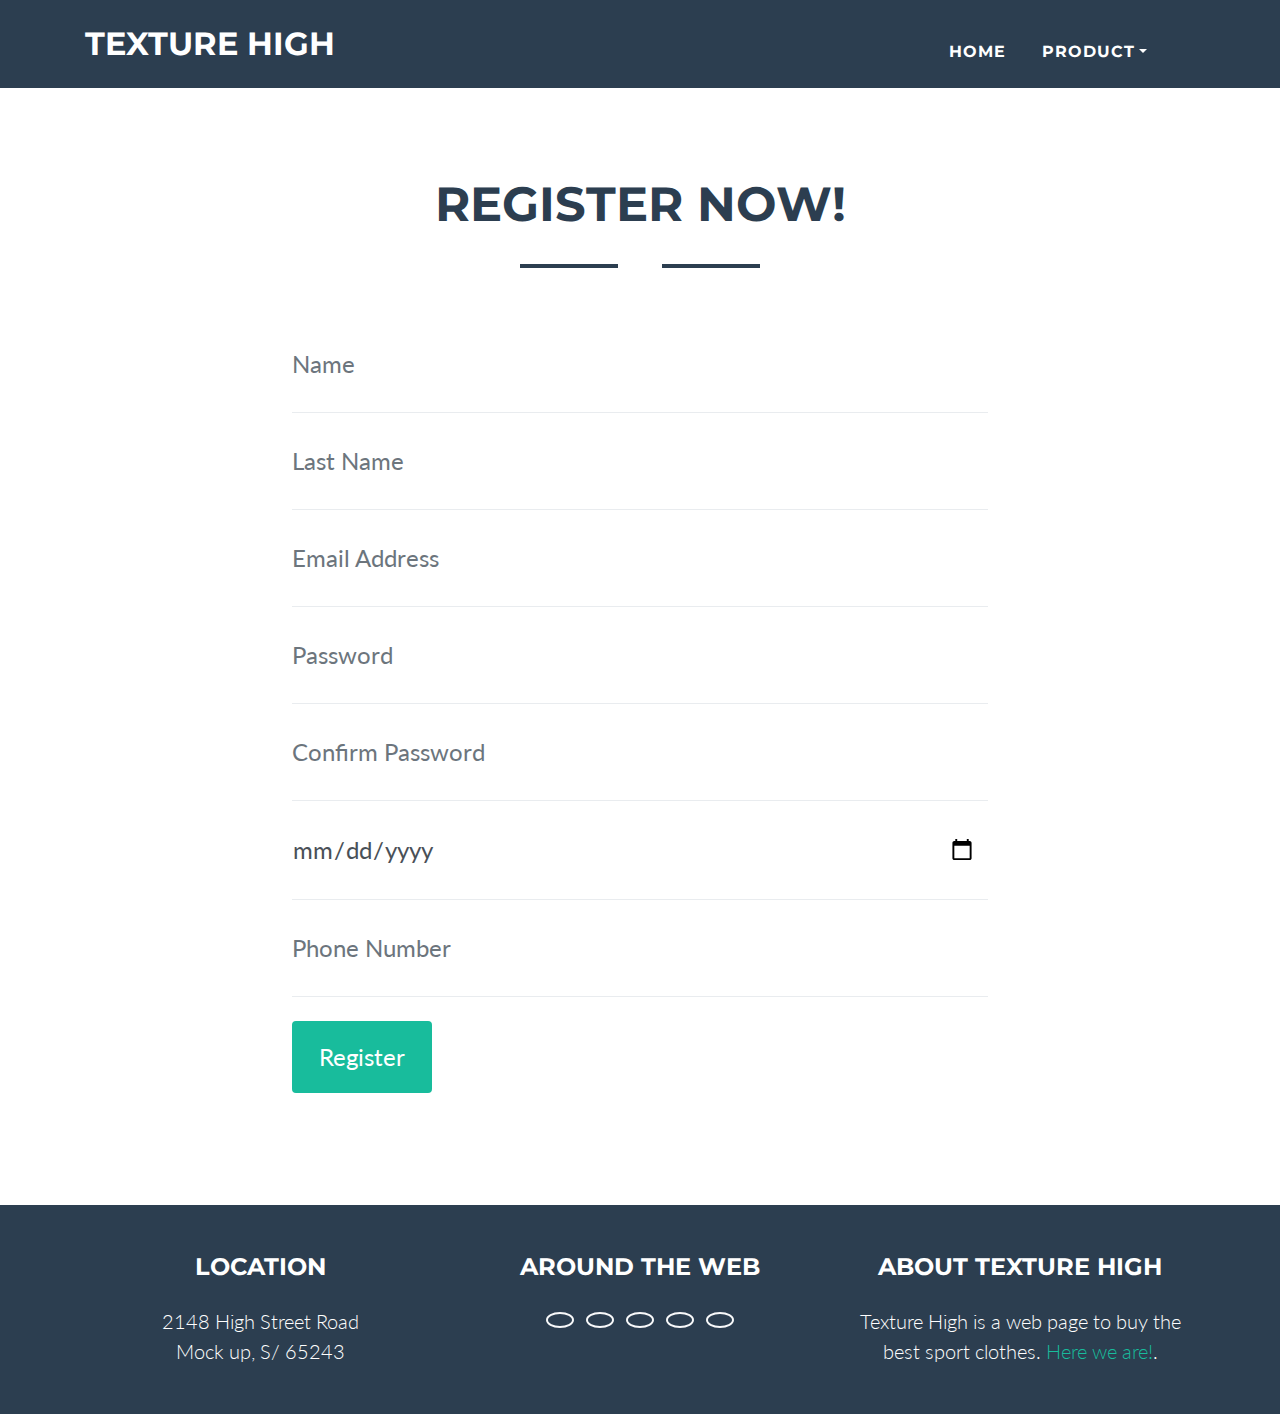
<file: register.html>
<!DOCTYPE html>
<html>
<head>
	<title>Texture High</title>
	<meta charset="utf-8">
    <meta name="viewport" content="width=device-width, initial-scale=1">
    <link rel="stylesheet" href="https://maxcdn.bootstrapcdn.com/bootstrap/4.1.3/css/bootstrap.min.css">
    <link rel="stylesheet" type="text/css" href="style.css">
    <link href="https://fonts.googleapis.com/css?family=Montserrat:400,700" rel="stylesheet" type="text/css">
    <link href="https://fonts.googleapis.com/css?family=Lato:400,700,400italic,700italic" rel="stylesheet" type="text/css">
    <link rel="stylesheet" href="https://use.fontawesome.com/releases/v5.4.1/css/all.css" integrity="sha384-5sAR7xN1Nv6T6+dT2mhtzEpVJvfS3NScPQTrOxhwjIuvcA67KV2R5Jz6kr4abQsz" crossorigin="anonymous">
    <script src="https://ajax.googleapis.com/ajax/libs/jquery/3.3.1/jquery.min.js"></script>
    <script src="https://cdnjs.cloudflare.com/ajax/libs/popper.js/1.14.3/umd/popper.min.js"></script>
    <script src="https://maxcdn.bootstrapcdn.com/bootstrap/4.1.3/js/bootstrap.min.js"></script>
</head>
<body>

  <nav class="navbar navbar-expand-lg bg-secondary text-uppercase py-2" id="mainNav">
      <div class="container">
        <a class="navbar-brand js-scroll-trigger" href="index.html">Texture High</a>
        <button class="navbar-toggler navbar-toggler-right text-uppercase text-white btn bg-primary" type="button" data-toggle="collapse" data-target="#navbarResponsive" aria-controls="navbarResponsive" aria-expanded="false" aria-label="Toggle navigation">
          Menu
          <i class="fas fa-bars"></i>
        </button>
        <div class="collapse navbar-collapse" id="navbarResponsive">
          <ul class="navbar-nav ml-auto mt-3">
            <li class="nav-item mx-0 mx-lg-1">
              <a class="nav-link py-3 px-0 px-lg-3" href="index.html">Home</a>
            </li>
            <li class="nav-item dropdown p-0">
            <a class="nav-link btn dropdown-toggle py-3 px-0 px-lg-3" id="drop" data-toggle="dropdown" aria-haspopup="true" aria-expanded="false" style="text-align: left;">Product</a>
            <div class="dropdown-menu bg-secondary">
              <a class="nav-link py-3 px-3" href="categorias.html">Categories</a>
              <a class="nav-link py-3 px-3" href="subcategorias.html">Subcategories</a>
              <form class="form-inline my-2 my-lg-0 p-3">
                <div class="input-group input-group-sm">
                  <input type="text" class="form-control" aria-label="Small" aria-describedby="inputGroup-sizing-sm" placeholder="Search..." id="navInput">
                  <div class="input-group-append">
                    <button type="button" class="btn btn-secondary btn-number">
                      <i class="fa fa-search"></i>
                    </button>
                  </div>
                </div>
              </form>
            </div>
            </li>
            <li class="nav-item mx-0 mx-lg-1btn">
              <a class="nav-link py-3 px-0 px-lg-3" data-toggle="modal" data-target="#comprar"><i class="fas fa-shopping-cart"></i></a>
            </li>
          </ul>
        </div>
      </div>
  </nav>

  <div class="modal" id="comprar">
    <div class="modal-dialog">
      <div class="modal-content">
        <div class="modal-header border-0 pb-0">
          <h4 class="modal-title text-secondary">Your Products</h4>
          <button type="button" class="close" data-dismiss="modal">&times;</button>
        </div>
        <div class="modal-body pb-0">
            <div class="container mb-4 text-secondary">
            <div class="row">
                <div class="col-12">
                    <div class="table-responsive">
                        <table class="table table-striped">
                            <thead>
                                <tr>
                                    <th scope="col" class="pr-0">Product</th>
                                    <th scope="col" class="text-center">Price</th>
                                    <th> </th>
                                </tr>
                            </thead>
                            <tbody>
                                <tr>
                                    <td class="pr-0"><img style="width: 9em;" src="img/camiseta2.jpg"/> </td>
                                    <td class="text-center">4,55 €</td>
                                    <td class="text-right"><button class="btn btn-sm btn-danger"><i class="fa fa-trash"></i> </button> </td>
                                </tr>
                                <tr>
                                    <td class="pr-0"><img style="width: 9em" src="img/camiseta2.jpg" /> </td>
                                    <td class="text-center">33,90 €</td>
                                    <td class="text-right"><button class="btn btn-sm btn-danger"><i class="fa fa-trash"></i> </button> </td>
                                </tr>
                                <tr>
                                    <td ><img style="width: 9em" src="img/camiseta2.jpg" /> </td>
                                    <td class="text-center">20,00 €</td>
                                    <td class="text-right"><button class="btn btn-sm btn-danger"><i class="fa fa-trash"></i> </button> </td>
                                </tr>
                            </tbody>
                        </table>
                    </div>
                </div>
            </div>
        </div>
        </div>
        <div class="modal-footer pt-0">
          <button type="button" class="btn btn-secondary" data-dismiss="modal">Close</button>
            <a href="shopping.html" class="btn btn-primary btn-block">Go to the cart</a>
        </div>
      </div>
    </div>
  </div>

  <section>
    <div class="container">
      <h2 class="text-center text-uppercase text-secondary">Register now!</h2>
      <hr class="star-dark mb-5 text-secondary">
      <div class="row">
        <div class="col-lg-8 mx-auto">
          <form name="sentMessage" action="dummy.php" method="GET">
            <div class="control-group">
              <div class="form-group floating-label-form-group controls mb-0 pb-2">
                <label>Name</label>
                <input class="form-control" id="name" type="text" placeholder="Name" maxlength="20" required>
                <p class="help-block text-danger"></p>
              </div>
            </div>
            <div class="control-group">
              <div class="form-group floating-label-form-group controls mb-0 pb-2">
                <label>Last Name</label>
                <input class="form-control" id="lastname" type="text" placeholder="Last Name" maxlength="40" required>
                <p class="help-block text-danger"></p>
              </div>
            </div>
            <div class="control-group">
              <div class="form-group floating-label-form-group controls mb-0 pb-2">
                <label>Email Address</label>
                <input class="form-control" id="email" type="email" placeholder="Email Address" pattern="^[a-z0-9._%+-]+@[a-z0-9.-]+\.[a-z]{2,4}$" required>
                <p class="help-block text-danger"></p>
              </div>
            </div>
            <div class="control-group">
              <div class="form-group floating-label-form-group controls mb-0 pb-2">
                <label>Password</label>
                <input class="form-control" id="password" type="password" placeholder="Password" maxlength="30" required>
                <p class="help-block text-danger"></p>
              </div>
            </div>
            <div class="control-group">
              <div class="form-group floating-label-form-group controls mb-0 pb-2">
                <label>Confirm Password</label>
                <input class="form-control" id="confirmpassword" type="password" placeholder="Confirm Password" maxlength="30" required>
                <p class="help-block text-danger"></p>
              </div>
            </div>
            <div class="control-group">
              <div class="form-group floating-label-form-group controls mb-0 pb-2">
                <label>Date of Birth</label>
                <input class="form-control" id="birthday" type="date" placeholder="Date of Birth" required>
                <p class="help-block text-danger"></p>
              </div>
            </div>
            <div class="control-group">
              <div class="form-group floating-label-form-group controls mb-0 pb-2">
                <label>Phone Number</label>
                <input class="form-control" id="phone" type="tel" placeholder="Phone Number" pattern="[0-9]{9}" required>
                <p class="help-block text-danger"></p>
              </div>
            </div>
            <br>
            <div class="form-group">
              <button type="submit" class="btn btn-primary py-3" style="font-size: 1.5em; padding: 25px;">Register</button>
            </div>
          </form>
        </div>
      </div>
    </div>
  </section>

  <footer class="footer text-center bg-secondary text-white py-5">
      <div class="container">
        <div class="row">
          <div class="col-md-4 mb-5 mb-lg-0">
            <h4 class="text-uppercase mb-4">Location</h4>
            <p class="lead mb-0">2148 High Street Road
              <br>Mock up, S/ 65243</p>
          </div>
          <div class="col-md-4 mb-5 mb-lg-0">
            <h4 class="text-uppercase mb-4">Around the Web</h4>
            <ul class="list-inline mb-0">
              <li class="list-inline-item">
                <a class="btn btn-outline-light btn-social text-center rounded-circle" href="#">
                  <i class="fab fa-fw fa-facebook-f"></i>
                </a>
              </li>
              <li class="list-inline-item">
                <a class="btn btn-outline-light btn-social text-center rounded-circle" href="#">
                  <i class="fab fa-fw fa-google-plus-g"></i>
                </a>
              </li>
              <li class="list-inline-item">
                <a class="btn btn-outline-light btn-social text-center rounded-circle" href="#">
                  <i class="fab fa-fw fa-twitter"></i>
                </a>
              </li>
              <li class="list-inline-item">
                <a class="btn btn-outline-light btn-social text-center rounded-circle" href="#">
                  <i class="fab fa-fw fa-linkedin-in"></i>
                </a>
              </li>
              <li class="list-inline-item">
                <a class="btn btn-outline-light btn-social text-center rounded-circle" href="#">
                  <i class="fab fa-fw fa-dribbble"></i>
                </a>
              </li>
            </ul>
          </div>
          <div class="col-md-4">
            <h4 class="text-uppercase mb-4">About Texture High</h4>
            <p class="lead mb-0">Texture High is a web page to buy the best sport clothes.
              <a href="#">Here we are!</a>.</p>
          </div>
        </div>
      </div>
  </footer>
</body>
</html>
</file>
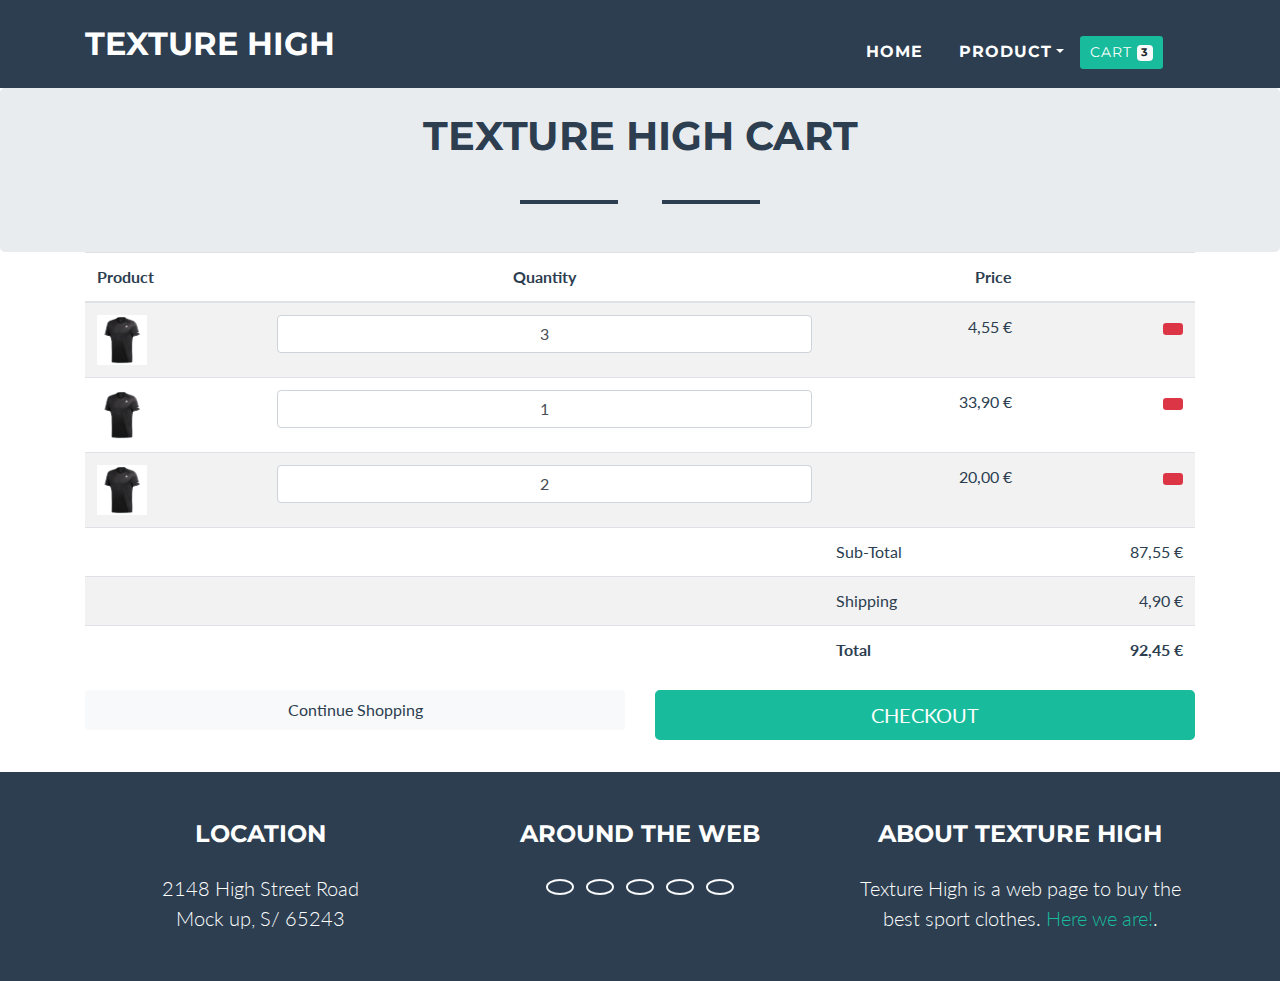
<file: shopping.html>
﻿<!DOCTYPE html>
<html>
<head>
	<title>Texture High</title>
	<meta charset="utf-8">
    <meta name="viewport" content="width=device-width, initial-scale=1">
    <link rel="stylesheet" href="https://maxcdn.bootstrapcdn.com/bootstrap/4.1.3/css/bootstrap.min.css">
    <link rel="stylesheet" type="text/css" href="style.css">
    <link href="https://fonts.googleapis.com/css?family=Montserrat:400,700" rel="stylesheet" type="text/css">
    <link href="https://fonts.googleapis.com/css?family=Lato:400,700,400italic,700italic" rel="stylesheet" type="text/css">
    <link rel="stylesheet" href="https://use.fontawesome.com/releases/v5.4.1/css/all.css" integrity="sha384-5sAR7xN1Nv6T6+dT2mhtzEpVJvfS3NScPQTrOxhwjIuvcA67KV2R5Jz6kr4abQsz" crossorigin="anonymous">
    <script src="https://ajax.googleapis.com/ajax/libs/jquery/3.3.1/jquery.min.js"></script>
    <script src="https://cdnjs.cloudflare.com/ajax/libs/popper.js/1.14.3/umd/popper.min.js"></script>
    <script src="https://maxcdn.bootstrapcdn.com/bootstrap/4.1.3/js/bootstrap.min.js"></script>
</head>
<body>
  <nav class="navbar navbar-expand-lg bg-secondary text-uppercase py-2" id="mainNav">
      <div class="container">
        <a class="navbar-brand js-scroll-trigger" href="index.html">Texture High</a>
        <button class="navbar-toggler navbar-toggler-right text-uppercase text-white btn bg-primary" type="button" data-toggle="collapse" data-target="#navbarResponsive" aria-controls="navbarResponsive" aria-expanded="false" aria-label="Toggle navigation">
          Menu
          <i class="fas fa-bars"></i>
        </button>
        <div class="collapse navbar-collapse" id="navbarResponsive">
          <ul class="navbar-nav ml-auto mt-3">
            <li class="nav-item mx-0 mx-lg-1">
              <a class="nav-link py-3 px-0 px-lg-3 rounded js-scroll-trigger" href="index.html">Home</a>
            </li>
            <li class="nav-item dropdown p-0">
            <a class="nav-link btn dropdown-toggle py-3 px-0 px-lg-3" id="drop" data-toggle="dropdown" aria-haspopup="true" aria-expanded="false" style="text-align: left;">Product</a>
            <div class="dropdown-menu bg-secondary">
              <a class="nav-link py-3 px-3" href="categorias.html">Categories</a>
              <a class="nav-link py-3 px-3" href="subcategorias.html">Subcategories</a>
              <form class="form-inline my-2 my-lg-0 p-3">
                <div class="input-group input-group-sm">
                  <input type="text" class="form-control" aria-label="Small" aria-describedby="inputGroup-sizing-sm" placeholder="Search..." id="navInput">
                  <div class="input-group-append">
                    <button type="button" class="btn btn-secondary btn-number">
                      <i class="fa fa-search"></i>
                    </button>
                  </div>
                </div>
              </form>
            </li>
            <form class="form-inline my-2 my-lg-0">
                <a class="btn btn-primary text-white btn-sm" href="#">
                  <i class="fa fa-shopping-cart"></i> Cart
                  <span class="badge badge-light">3</span>
                </a>
            </form>
            <li class="nav-item mx-0 mx-lg-1btn">
              <a class="nav-link py-3 px-0 px-lg-3" href="register.html"><i class="fas fa-user"></i></a>
            </li>
          </ul>
        </div>
      </div>
  </nav>

  <section class="jumbotron text-center text-secondary m-0 py-4" style="margin-top: 60px;">
      <div class="container">
          <h1 class="jumbotron-heading text-uppercase">texture high cart</h1>
          <hr class="star-dark mb-4 text-secondary" id="star-shopping">
       </div>
  </section>

  <div class="container mb-4 text-secondary">
      <div class="row">
          <div class="col-12">
              <div class="table-responsive">
                  <table class="table table-striped">
                      <thead>
                          <tr>
                              <th scope="col">Product</th>
                              <th scope="col" class="text-center">Quantity</th>
                              <th scope="col" class="text-right">Price</th>
                              <th> </th>
                          </tr>
                      </thead>
                      <tbody>
                          <tr>
                              <td><img src="img/camiseta2.jpg"/> </td>
                              <td><input class="form-control text-center" type="text" value="3" /></td>
                              <td class="text-right">4,55 €</td>
                              <td class="text-right"><button class="btn btn-sm btn-danger"><i class="fa fa-trash"></i> </button> </td>
                          </tr>
                          <tr>
                              <td><img src="img/camiseta2.jpg" /> </td>
                              <td><input class="form-control text-center" type="text" value="1" /></td>
                              <td class="text-right">33,90 €</td>
                              <td class="text-right"><button class="btn btn-sm btn-danger"><i class="fa fa-trash"></i> </button> </td>
                          </tr>
                          <tr>
                              <td><img src="img/camiseta2.jpg" /> </td>
                              <td><input class="form-control text-center" type="text" value="2" /></td>
                              <td class="text-right">20,00 €</td>
                              <td class="text-right"><button class="btn btn-sm btn-danger"><i class="fa fa-trash"></i> </button> </td>
                          </tr>
                          <tr>
                              <td></td>
                              <td></td>
                              <td>Sub-Total</td>
                              <td class="text-right">87,55 €</td>
                          </tr>
                          <tr>
                              <td></td>
                              <td></td>
                              <td>Shipping</td>
                              <td class="text-right">4,90 €</td>
                          </tr>
                          <tr>
                              <td></td>
                              <td></td>
                              <td><strong>Total</strong></td>
                              <td class="text-right"><strong>92,45 €</strong></td>
                          </tr>
                      </tbody>
                  </table>
              </div>
          </div>
          <div class="col mb-2">
              <div class="row">
                  <div class="col-sm-12  col-md-6">
                      <a href="categorias.html"><button class="btn btn-block btn-light text-secondary">Continue Shopping</button></a>
                  </div>
                  <div class="col-sm-12 col-md-6 text-right">
                      <button class="btn btn-lg btn-block btn-primary text-uppercase bg">Checkout</button>
                  </div>
              </div>
          </div>
      </div>
  </div>

	<footer class="footer text-center bg-secondary text-white py-5">
      <div class="container">
        <div class="row">
          <div class="col-md-4 mb-5 mb-lg-0">
            <h4 class="text-uppercase mb-4">Location</h4>
            <p class="lead mb-0">2148 High Street Road
              <br>Mock up, S/ 65243</p>
          </div>
          <div class="col-md-4 mb-5 mb-lg-0">
            <h4 class="text-uppercase mb-4">Around the Web</h4>
            <ul class="list-inline mb-0">
              <li class="list-inline-item">
                <a class="btn btn-outline-light btn-social text-center rounded-circle" href="#">
                  <i class="fab fa-fw fa-facebook-f"></i>
                </a>
              </li>
              <li class="list-inline-item">
                <a class="btn btn-outline-light btn-social text-center rounded-circle" href="#">
                  <i class="fab fa-fw fa-google-plus-g"></i>
                </a>
              </li>
              <li class="list-inline-item">
                <a class="btn btn-outline-light btn-social text-center rounded-circle" href="#">
                  <i class="fab fa-fw fa-twitter"></i>
                </a>
              </li>
              <li class="list-inline-item">
                <a class="btn btn-outline-light btn-social text-center rounded-circle" href="#">
                  <i class="fab fa-fw fa-linkedin-in"></i>
                </a>
              </li>
              <li class="list-inline-item">
                <a class="btn btn-outline-light btn-social text-center rounded-circle" href="#">
                  <i class="fab fa-fw fa-dribbble"></i>
                </a>
              </li>
            </ul>
          </div>
          <div class="col-md-4">
            <h4 class="text-uppercase mb-4">About Texture High</h4>
            <p class="lead mb-0">Texture High is a web page to buy the best sport clothes.
              <a href="#">Here we are!</a>.</p>
          </div>
        </div>
      </div>
    </footer>
</body>
</html>
</file>
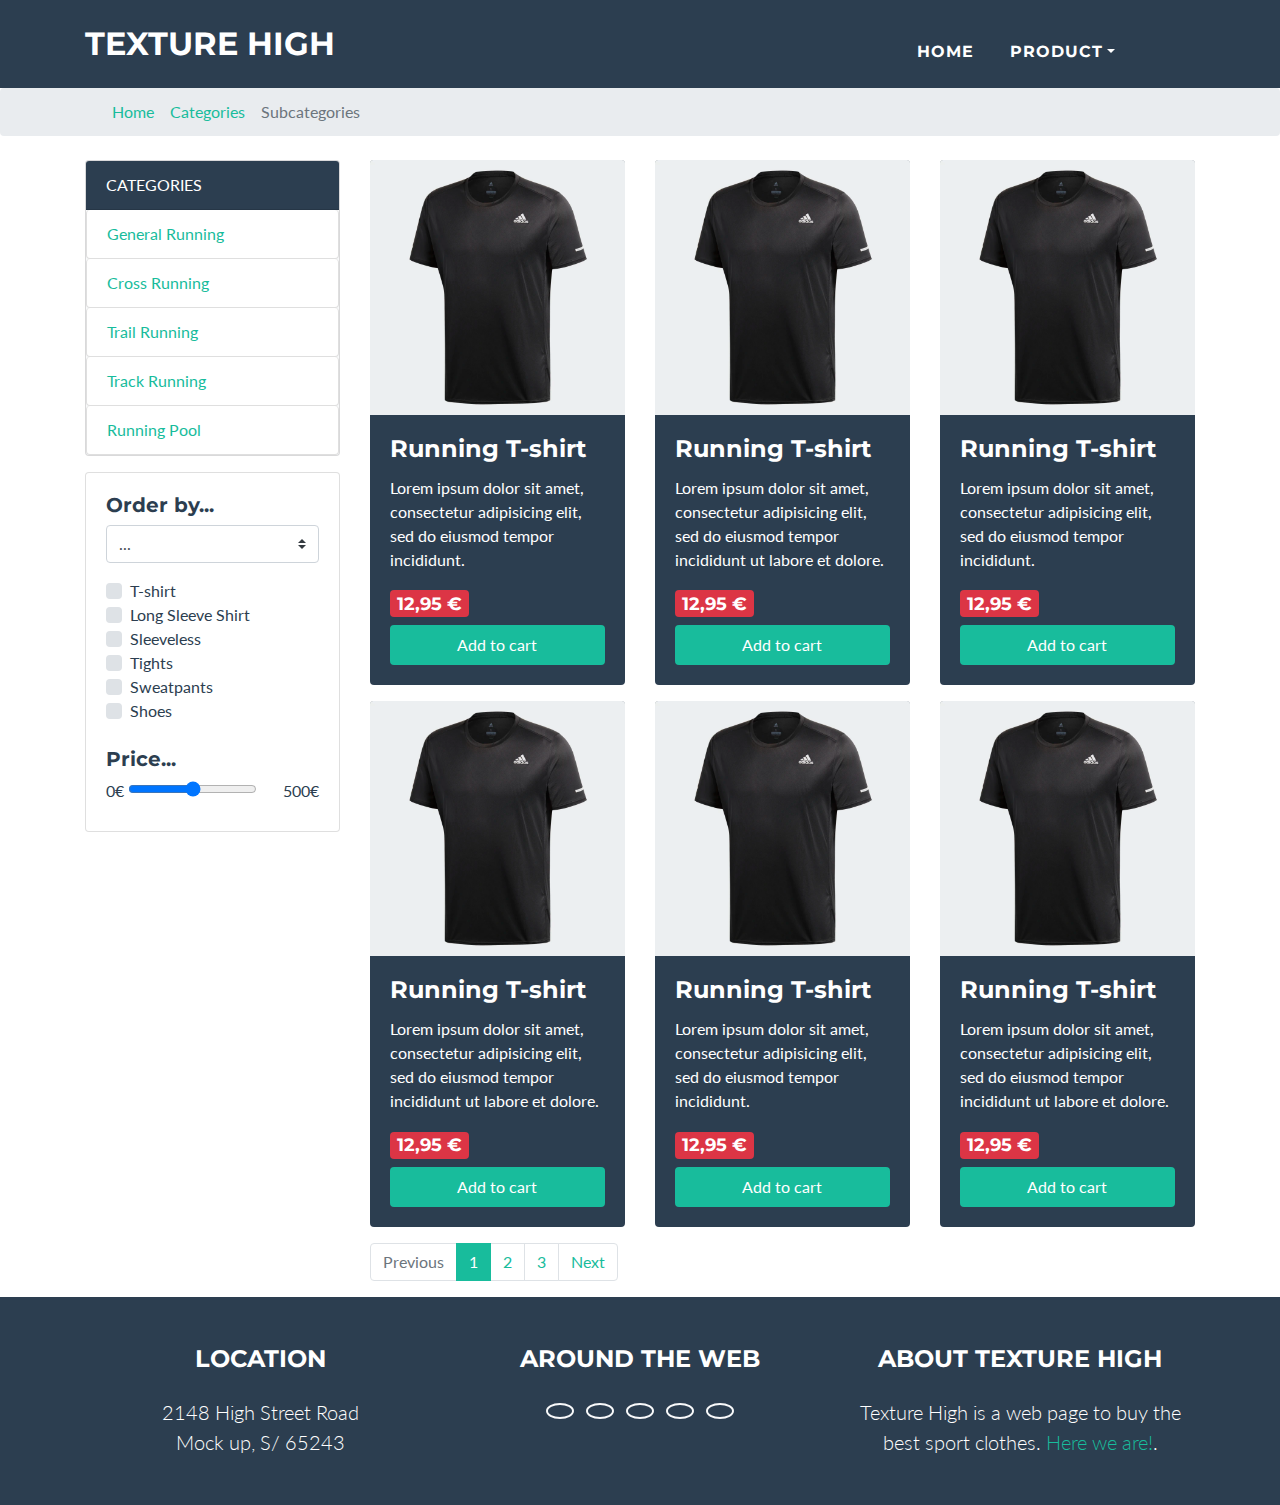
<file: subcategorias.html>
<!DOCTYPE html>
<html>
<head>
	<title>Texture High</title>
	<meta charset="utf-8">
    <meta name="viewport" content="width=device-width, initial-scale=1">
    <link rel="stylesheet" href="https://maxcdn.bootstrapcdn.com/bootstrap/4.1.3/css/bootstrap.min.css">
    <link rel="stylesheet" type="text/css" href="style.css">
    <link href="https://fonts.googleapis.com/css?family=Montserrat:400,700" rel="stylesheet" type="text/css">
    <link href="https://fonts.googleapis.com/css?family=Lato:400,700,400italic,700italic" rel="stylesheet" type="text/css">
    <link rel="stylesheet" href="https://use.fontawesome.com/releases/v5.4.1/css/all.css" integrity="sha384-5sAR7xN1Nv6T6+dT2mhtzEpVJvfS3NScPQTrOxhwjIuvcA67KV2R5Jz6kr4abQsz" crossorigin="anonymous">
    <script src="https://ajax.googleapis.com/ajax/libs/jquery/3.3.1/jquery.min.js"></script>
    <script src="https://cdnjs.cloudflare.com/ajax/libs/popper.js/1.14.3/umd/popper.min.js"></script>
    <script src="https://maxcdn.bootstrapcdn.com/bootstrap/4.1.3/js/bootstrap.min.js"></script>
</head>
<body>

	<nav class="navbar navbar-expand-lg bg-secondary text-uppercase py-2" id="mainNav">
      <div class="container">
        <a class="navbar-brand js-scroll-trigger" href="index.html">Texture High</a>
        <button class="navbar-toggler navbar-toggler-right text-uppercase text-white btn bg-primary" type="button" data-toggle="collapse" data-target="#navbarResponsive" aria-controls="navbarResponsive" aria-expanded="false" aria-label="Toggle navigation">
          Menu
          <i class="fas fa-bars"></i>
        </button>
        <div class="collapse navbar-collapse" id="navbarResponsive">
          <ul class="navbar-nav ml-auto mt-3">
            <li class="nav-item mx-0 mx-lg-1">
              <a class="nav-link py-3 px-0 px-lg-3" href="index.html">Home</a>
            </li>
            <li class="nav-item dropdown p-0">
        		<a class="nav-link btn dropdown-toggle py-3 px-0 px-lg-3" id="drop" data-toggle="dropdown" aria-haspopup="true" aria-expanded="false" style="text-align: left;">Product</a>
        		<div class="dropdown-menu bg-secondary">
        			<a class="nav-link py-3 px-3" href="categorias.html">Categories</a>
              <form class="form-inline my-2 my-lg-0 p-3">
                <div class="input-group input-group-sm">
                  <input type="text" class="form-control" aria-label="Small" aria-describedby="inputGroup-sizing-sm" placeholder="Search..." id="navInput">
                  <div class="input-group-append">
                    <button type="button" class="btn btn-secondary btn-number">
                      <i class="fa fa-search"></i>
                    </button>
                  </div>
                </div>
              </form>
            </div>
            </li>
            <li class="nav-item mx-0 mx-lg-1btn">
              <a class="nav-link py-3 px-0 px-lg-3" data-toggle="modal" data-target="#comprar"><i class="fas fa-shopping-cart"></i></a>
            </li>
            <li class="nav-item mx-0 mx-lg-1btn">
              <a class="nav-link py-3 px-0 px-lg-3" href="register.html"><i class="fas fa-user"></i></a>
            </li>
          </ul>
        </div>
      </div>
  </nav>

  <div class="modal" id="comprar">
    <div class="modal-dialog">
      <div class="modal-content">
        <div class="modal-header border-0 pb-0">
          <h4 class="modal-title text-secondary">Your Products</h4>
          <button type="button" class="close" data-dismiss="modal">&times;</button>
        </div>
        <div class="modal-body pb-0">
            <div class="container mb-4 text-secondary">
            <div class="row">
                <div class="col-12">
                    <div class="table-responsive">
                        <table class="table table-striped">
                            <thead>
                                <tr>
                                    <th scope="col" class="pr-0">Product</th>
                                    <th scope="col" class="text-center">Price</th>
                                    <th> </th>
                                </tr>
                            </thead>
                            <tbody>
                                <tr>
                                    <td class="pr-0"><img style="width: 9em;" src="img/camiseta2.jpg"/> </td>
                                    <td class="text-center">4,55 €</td>
                                    <td class="text-right"><button class="btn btn-sm btn-danger"><i class="fa fa-trash"></i> </button> </td>
                                </tr>
                                <tr>
                                    <td class="pr-0"><img style="width: 9em" src="img/camiseta2.jpg" /> </td>
                                    <td class="text-center">33,90 €</td>
                                    <td class="text-right"><button class="btn btn-sm btn-danger"><i class="fa fa-trash"></i> </button> </td>
                                </tr>
                                <tr>
                                    <td ><img style="width: 9em" src="img/camiseta2.jpg" /> </td>
                                    <td class="text-center">20,00 €</td>
                                    <td class="text-right"><button class="btn btn-sm btn-danger"><i class="fa fa-trash"></i> </button> </td>
                                </tr>
                            </tbody>
                        </table>
                    </div>
                </div>
            </div>
        </div>
        </div>
        <div class="modal-footer pt-0">
          <button type="button" class="btn btn-secondary" data-dismiss="modal">Close</button>
            <a href="shopping.html" class="btn btn-primary btn-block">Go to the cart</a>
        </div>
      </div>
    </div>
  </div>

  <nav aria-label="breadcrumb">
      <ol class="breadcrumb mb-0">
        <li class="ml-lg-5 pl-lg-5"><a href="index.html">Home</a><i class="fa fa-angle-double-right mx-2" aria-hidden="true"></i></li>
        <li><a href="categorias.html">Categories</a><i class="fa fa-angle-double-right mx-2" aria-hidden="true"></i></li>
        <li class="breadcrumb-item active">Subcategories</li>
      </ol>
  </nav>

  <div class="container">
    <div class="row mt-4">
        <div class="col-12 col-sm-3">
            <div class="card bg-light mb-3">
                <div class="card-header bg-secondary text-white text-uppercase"><i class="fa fa-list"></i> Categories</div>
                <ul class="list-group category_block">
                    <a href="#"><li class="list-group-item">General Running</li></a>
                    <a href="#"><li class="list-group-item">Cross Running</li></a>
                    <a href="#"><li class="list-group-item">Trail Running</li></a>
                    <a href="#"><li class="list-group-item">Track Running</li></a>
                    <a href="#"><li class="list-group-item">Running Pool</li></a>
                </ul>
            </div>
            <div class="card mb-3">
              <div class="card-body">
                <form class="text-secondary">
                  <h5>Order by...</h5>
                  <select name="cars" class="custom-select mb-3">
                    <option selected>...</option>
                    <option>Cheapest</option>
                    <option>Best seller</option>
                    <option>Highest rating</option>
                  </select>
                  <div class="custom-control custom-checkbox">
                    <input type="checkbox" class="custom-control-input" id="customCheck">
                    <label class="custom-control-label" for="customCheck" style="cursor: pointer;">T-shirt</label>
                  </div>
                  <div class="custom-control custom-checkbox">
                    <input type="checkbox" class="custom-control-input" id="customCheck1">
                    <label class="custom-control-label" for="customCheck1" style="cursor: pointer;">Long Sleeve Shirt</label>
                  </div>
                  <div class="custom-control custom-checkbox">
                    <input type="checkbox" class="custom-control-input" id="customCheck2">
                    <label class="custom-control-label" for="customCheck2" style="cursor: pointer;">Sleeveless</label>
                  </div>
                  <div class="custom-control custom-checkbox">
                    <input type="checkbox" class="custom-control-input" id="customCheck3">
                    <label class="custom-control-label" for="customCheck3" style="cursor: pointer;">Tights</label>
                  </div>
                  <div class="custom-control custom-checkbox">
                    <input type="checkbox" class="custom-control-input" id="customCheck4">
                    <label class="custom-control-label" for="customCheck4" style="cursor: pointer;">Sweatpants</label>
                  </div>
                  <div class="custom-control custom-checkbox">
                    <input type="checkbox" class="custom-control-input" id="customCheck5">
                    <label class="custom-control-label" for="customCheck5" style="cursor: pointer;">Shoes</label>
                  </div>
                  <br>
                  <h5>Price...</h5>
                  <label for="customRange">0€</label>
                  <label for="customRange1" style="float: right;">500€</label>
                  <input type="range" class="custom-range" id="customRange">
                </form>
              </div>
            </div>
        </div>
        <div class="col">
            <div class="row">
                <div class="col-12 col-md-6 col-lg-4">
                    <div class="card bg-secondary mb-3" id="borde">
                        <a href="producto.html"><img class="card-img-top" src="img/camiseta2.jpg" alt="Card image cap"></a>
                        <div class="card-body text-white">
                            <h4 class="card-title"><a href="producto.html" title="View Product">Running T-shirt</a></h4>
                            <p class="card-text">Lorem ipsum dolor sit amet, consectetur adipisicing elit, sed do eiusmod tempor incididunt.</p>
                            <div class="row">
                                <div class="col">
                                    <h4><span class="badge badge-danger">12,95 €</span></h4>
                                </div>
                                <div class="col">
                                    <a href="shopping.html" class="btn btn-primary btn-block">Add to cart</a>
                                </div>
                            </div>
                        </div>
                    </div>
                </div>
                <div class="col-12 col-md-6 col-lg-4">
                    <div class="card bg-secondary mb-3" id="borde">
                        <a href="producto.html"><img class="card-img-top" src="img/camiseta2.jpg" alt="Card image cap"></a>
                        <div class="card-body text-white">
                            <h4 class="card-title"><a href="producto.html" title="View Product">Running T-shirt</a></h4>
                            <p class="card-text">Lorem ipsum dolor sit amet, consectetur adipisicing elit, sed do eiusmod tempor incididunt ut labore et dolore.</p>
                            <div class="row">
                                <div class="col">
                                    <h4><span class="badge badge-danger">12,95 €</span></h4>
                                </div>
                                <div class="col">
                                    <a href="shopping.html" class="btn btn-primary btn-block">Add to cart</a>
                                </div>
                            </div>
                        </div>
                    </div>
                </div>
                <div class="col-12 col-md-6 col-lg-4">
                    <div class="card bg-secondary mb-3" id="borde">
                        <a href="producto.html"><img class="card-img-top" src="img/camiseta2.jpg" alt="Card image cap"></a>
                        <div class="card-body text-white">
                            <h4 class="card-title"><a href="producto.html" title="View Product">Running T-shirt</a></h4>
                            <p class="card-text">Lorem ipsum dolor sit amet, consectetur adipisicing elit, sed do eiusmod tempor incididunt.</p>
                            <div class="row">
                                <div class="col">
                                    <h4><span class="badge badge-danger">12,95 €</span></h4>
                                </div>
                                <div class="col">
                                    <a href="shopping.html" class="btn btn-primary btn-block">Add to cart</a>
                                </div>
                            </div>
                        </div>
                    </div>
                </div>
                <div class="col-12 col-md-6 col-lg-4">
                    <div class="card bg-secondary mb-3" id="borde">
                        <a href="producto.html"><img class="card-img-top" src="img/camiseta2.jpg" alt="Card image cap"></a>
                        <div class="card-body text-white">
                            <h4 class="card-title"><a href="producto.html" title="View Product">Running T-shirt</a></h4>
                            <p class="card-text">Lorem ipsum dolor sit amet, consectetur adipisicing elit, sed do eiusmod tempor incididunt ut labore et dolore.</p>
                            <div class="row">
                                <div class="col">
                                    <h4><span class="badge badge-danger">12,95 €</span></h4>
                                </div>
                                <div class="col">
                                    <a href="shopping.html" class="btn btn-primary btn-block">Add to cart</a>
                                </div>
                            </div>
                        </div>
                    </div>
                </div>
                <div class="col-12 col-md-6 col-lg-4">
                    <div class="card bg-secondary mb-3" id="borde">
                        <a href="producto.html"><img class="card-img-top" src="img/camiseta2.jpg" alt="Card image cap"></a>
                        <div class="card-body text-white">
                            <h4 class="card-title"><a href="producto.html" title="View Product">Running T-shirt</a></h4>
                            <p class="card-text">Lorem ipsum dolor sit amet, consectetur adipisicing elit, sed do eiusmod tempor incididunt.</p>
                            <div class="row">
                                <div class="col">
                                    <h4><span class="badge badge-danger">12,95 €</span></h4>
                                </div>
                                <div class="col">
                                    <a href="shopping.html" class="btn btn-primary btn-block">Add to cart</a>
                                </div>
                            </div>
                        </div>
                    </div>
                </div>
                <div class="col-12 col-md-6 col-lg-4">
                    <div class="card bg-secondary mb-3" id="borde">
                        <a href="producto.html"><img class="card-img-top" src="img/camiseta2.jpg" alt="Card image cap"></a>
                        <div class="card-body text-white">
                            <h4 class="card-title"><a href="producto.html" title="View Product">Running T-shirt</a></h4>
                            <p class="card-text">Lorem ipsum dolor sit amet, consectetur adipisicing elit, sed do eiusmod tempor incididunt ut labore et dolore.</p>
                            <div class="row">
                                <div class="col">
                                    <h4><span class="badge badge-danger">12,95 €</span></h4>
                                </div>
                                <div class="col">
                                    <a href="shopping.html" class="btn btn-primary btn-block">Add to cart</a>
                                </div>
                            </div>
                        </div>
                    </div>
                </div>
                <div class="col-12">
                    <nav aria-label="...">
                        <ul class="pagination">
                            <li class="page-item disabled">
                                <a class="page-link" href="#" tabindex="-1">Previous</a>
                            </li>
                            <li class="page-item active"><a class="page-link" href="#">1</a></li>
                            <li class="page-item">
                                <a class="page-link" href="#">2</a>
                            </li>
                            <li class="page-item"><a class="page-link" href="#">3</a></li>
                            <li class="page-item">
                                <a class="page-link" href="#">Next</a>
                            </li>
                        </ul>
                    </nav>
                </div>
            </div>
        </div>
    </div>
  </div>
	
	<footer class="footer text-center bg-secondary text-white py-5">
      <div class="container">
        <div class="row">
          <div class="col-md-4 mb-5 mb-lg-0">
            <h4 class="text-uppercase mb-4">Location</h4>
            <p class="lead mb-0">2148 High Street Road
              <br>Mock up, S/ 65243</p>
          </div>
          <div class="col-md-4 mb-5 mb-lg-0">
            <h4 class="text-uppercase mb-4">Around the Web</h4>
            <ul class="list-inline mb-0">
              <li class="list-inline-item">
                <a class="btn btn-outline-light btn-social text-center rounded-circle" href="#">
                  <i class="fab fa-fw fa-facebook-f"></i>
                </a>
              </li>
              <li class="list-inline-item">
                <a class="btn btn-outline-light btn-social text-center rounded-circle" href="#">
                  <i class="fab fa-fw fa-google-plus-g"></i>
                </a>
              </li>
              <li class="list-inline-item">
                <a class="btn btn-outline-light btn-social text-center rounded-circle" href="#">
                  <i class="fab fa-fw fa-twitter"></i>
                </a>
              </li>
              <li class="list-inline-item">
                <a class="btn btn-outline-light btn-social text-center rounded-circle" href="#">
                  <i class="fab fa-fw fa-linkedin-in"></i>
                </a>
              </li>
              <li class="list-inline-item">
                <a class="btn btn-outline-light btn-social text-center rounded-circle" href="#">
                  <i class="fab fa-fw fa-dribbble"></i>
                </a>
              </li>
            </ul>
          </div>
          <div class="col-md-4">
            <h4 class="text-uppercase mb-4">About Texture High</h4>
            <p class="lead mb-0">Texture High is a web page to buy the best sport clothes.
              <a href="#">Here we are!</a>.</p>
          </div>
        </div>
      </div>
    </footer>
</body>
</html>
</file>
<file: style.css>
﻿body {
	font-family: 'Lato';
}
h1, h2, h3, h4, h5, h6 {
	font-weight: 700;
	font-family: 'Montserrat';
}
.lead {
    font-size: 1.25rem;
    font-weight: 300;
}
section{
	padding: 6rem;
}
#pad{
	padding: 2rem;
}
section h2 {
	font-size: 2.25rem;
	line-height: 2rem;
}
@media (min-width: 992px) {
  section h2 {
  	font-size: 3rem;
  	line-height: 2.5rem;
  }
}
a, .card-body h4 a:hover {
	color: #18BC9C;
}
a:focus, a:hover, a:active {
	color: #128f76;
}
#hov, .category_block a, .card-body a {
	text-decoration: none;
}
.card-body h4 a {
	color: white;
}
.btn {
	border-width: 2px;
}
.bg-primary {
	background-color: #18BC9C !important;
}
.bg-secondary {
	background-color: #2C3E50 !important;
}
.text-primary {
	color: #18BC9C !important;
}
.text-secondary {
	color: #2C3E50 !important;
}
.btn-primary {
	background-color: #18BC9C;
	border-color: #18BC9C;
}
.btn-outline-primary {
	color: #18BC9C;
	border-color: #18BC9C;
}
.btn-outline-primary:hover, .btn-outline-primary:focus, .btn-outline-primary:active {
	background-color: #18BC9C;
	border-color: #18BC9C;
	color: white;
}
.btn-primary:hover, .btn-primary:focus, .btn-primary:active {
	background-color: #128f76;
	border-color: #128f76;
	color: white;
}
#mainNav,  #mainNav .navbar-nav li.nav-item a.nav-link{
	font-weight: 700;
	font-family: 'Montserrat';
}
#mainNav .navbar-brand {
	color: #fff;
}
#mainNav .navbar-nav {
	margin-top: 1rem;
	letter-spacing: 0.0625rem;
}
#mainNav .navbar-nav li.nav-item a.nav-link, #hov {
	color: #fff;
	border: 0;
}
#mainNav .navbar-nav li.nav-item a.nav-link:hover, #hov:hover {
	color: #18BC9C;
}
#mainNav .navbar-nav li.nav-item a.nav-link:active, #mainNav .navbar-nav li.nav-item a.nav-link:focus, #hov:active, #hov:focus {
	color: #fff;
}
#mainNav .navbar-toggler {
	font-size: 80%;
	padding: 0.8rem;
}
@media (min-width: 992px) {
  #mainNav {
  	padding-top: 1.5rem;
  	padding-bottom: 1.5rem;
  	transition: padding-top 0.3s, padding-bottom 0.3s;
  }
  #mainNav .navbar-brand {
  	font-size: 2em;
  	transition: font-size 0.3s;
  }
}
#carousel{
	margin-top: 55px;
}
@media (max-width: 750px) {
  #demo{
	display: none;
  }
}
@media (max-width: 500px) {
	section {
		padding: 3rem;
	}
	#productos {
		padding-top: 6rem;
	}
}
.portfolio .portfolio-item, #now .portfolio-item {
	position: relative;
	display: block;
	max-width: 25rem;
	margin-bottom: 15px;
}
.portfolio .portfolio-item .portfolio-item-caption, #now .portfolio-item .portfolio-item-caption {
	transition: all ease 0.5s;
	opacity: 0;
	background-color: rgba(24, 188, 156, 0.9);
}
.portfolio .portfolio-item .portfolio-item-caption:hover, #now .portfolio-item .portfolio-item-caption:hover{
	opacity: 1;
}
hr.star-light, hr.star-dark {
	max-width: 15rem;
	text-align: center;
	border-top: solid 0.25rem;
	margin-top: 2.5rem;
}
hr.star-light:after, hr.star-dark:after {
    position: relative;
    top: -27px;
    padding: 0 10px;
    content: '\f005';
    font-family: "Font Awesome 5 Free";
    font-weight: 900;
    font-size: 2em;
}
hr.star-dark:after {
	color: #2C3E50;
	background-color: white;
}
hr.star-light:after {
	background-color: #18BC9C;
}
#star-shopping:after{
	background-color: #e9ecef;
}
.floating-label-form-group {
	border-bottom: 1px solid #e9ecef;
}
.floating-label-form-group input, .floating-label-form-group textarea {
	font-size: 1.5em;
	position: relative;
	padding-left: 0;
	resize: none;
	border: none;
	box-shadow: none !important;
}
.floating-label-form-group label {
	position: relative;
	top: 2em;
	margin: 0;
}
table input:focus{
	box-shadow: 0px 0px 5px #2c3e50 !important;
}
#navInput:focus {
	box-shadow: 0px 0px 3px #18bc9c !important;
}
.custom-select:focus {
	box-shadow: 0px 0px 10px #2c3e50 !important;
}
.no-gutters img:hover{
	filter: grayscale(100%);
	transition: all ease 1s;
}
.project-text {
    padding: 5rem;
}
.project-text hr {
    border-width: .25rem;
    width: 30%;
}
.category_block li:hover{
	color: white;
	background-color: #18bc9c;
}
.page-item.active .page-link {
	background-color: #18bc9c;
	border-color: #18bc9c;
}
.page-link {
	color: #18bc9c;
}
.page-link:hover {
	color: #128f76;
}
#borde{
	border: none;
}
.gallery-wrap .img-big-wrap img {
    width: 100%;
    cursor: zoom-in;
}
.gallery-wrap .img-small-wrap .item-gallery {
    height: 60px;
    border: 1px solid #ddd;
    margin: 14px 4px;
    display: inline-block;
}
.gallery-wrap .img-small-wrap img {
    max-height: 100%;
    border-radius: 4px;
    cursor: zoom-in;
}
.gallery-wrap .img-small-wrap img:hover, .gallery-wrap .img-big-wrap img:hover, .img-md:hover, .card-img-top:hover {
    filter: brightness(1.1);
    transition: all ease 1s;
}
.rating-stars li i {
    color: #18bc9c;
}
.rating-stars i {
    font-size: 15px;
}
.rating-stars li {
    display: block;
}
.rating-stars {
    display: inline-block;
}
.label-rating {
    display: inline-block;
}
.modal-body img, .img-md{
	width: 100%;
}
.img-md{
	border: 1px solid #ddd;
}
td img{
	width: 50px;
	filter: brightness(1.1);
}
</file>
